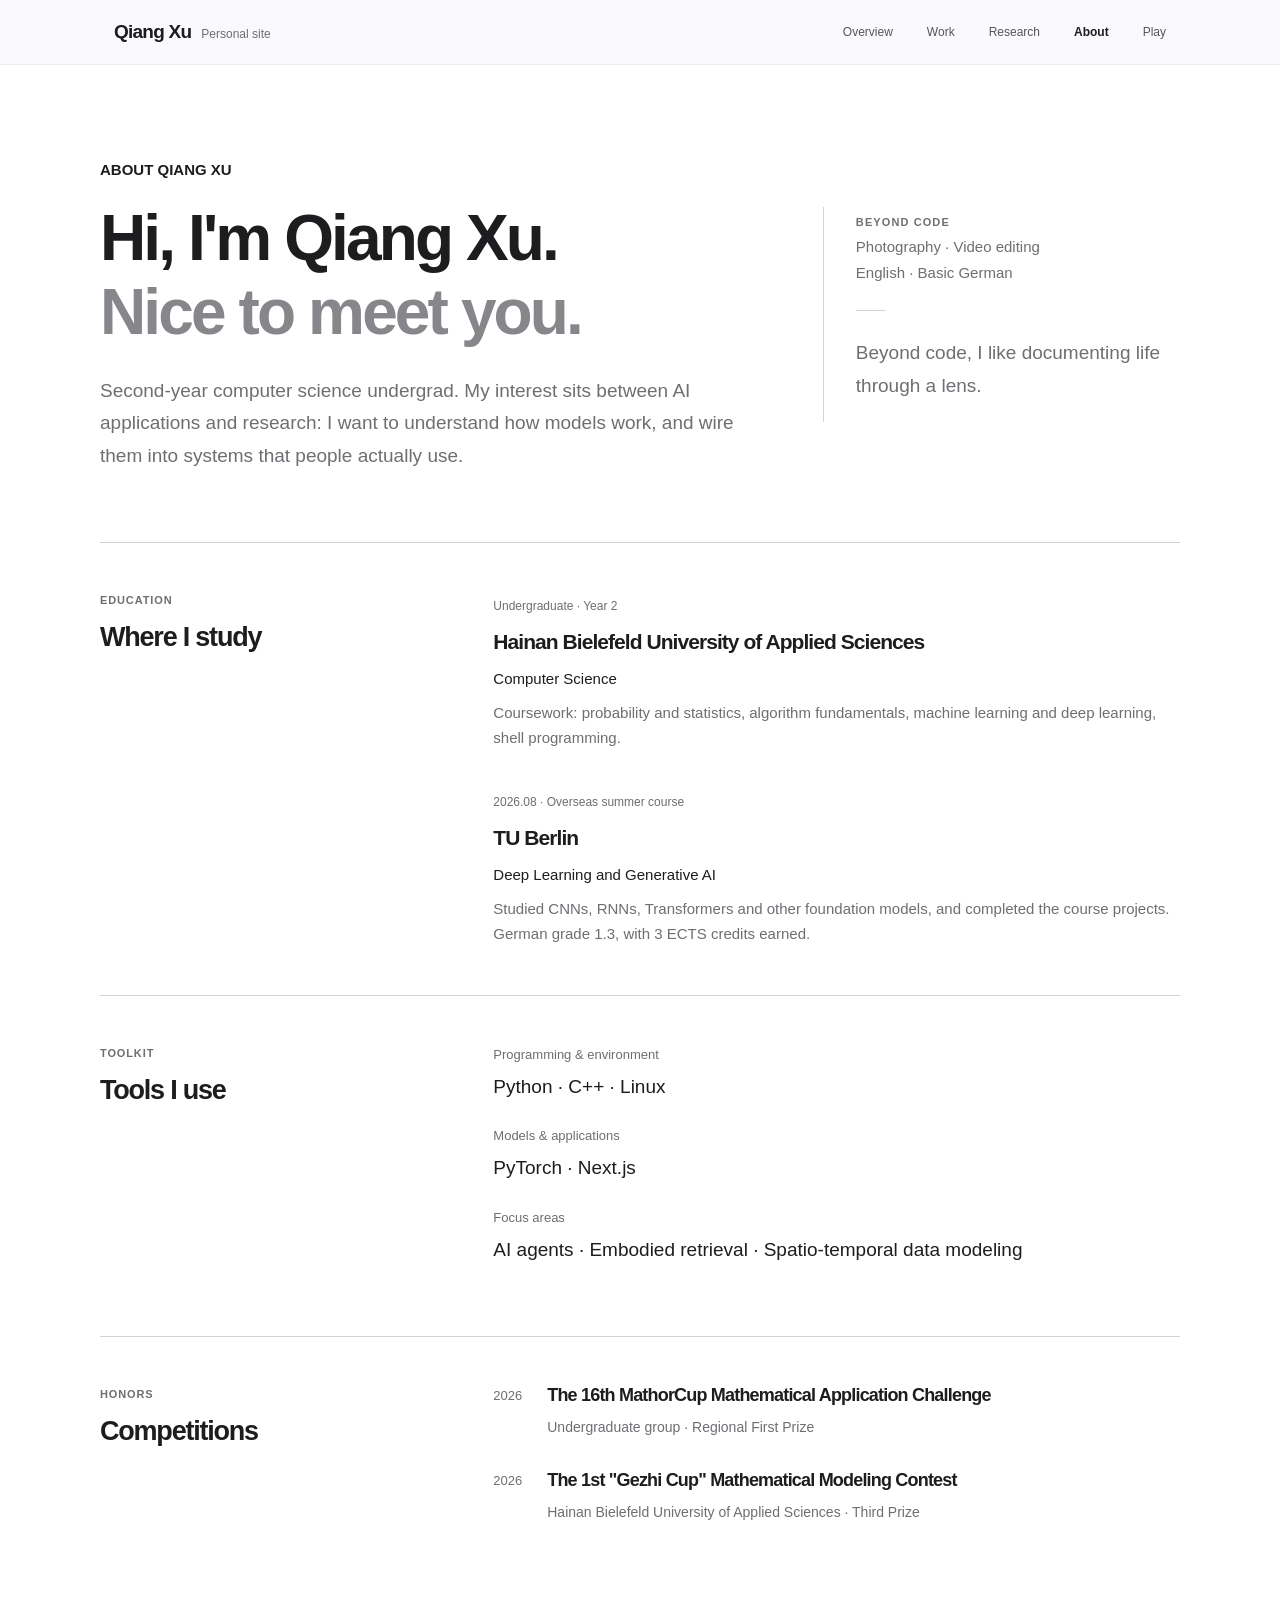
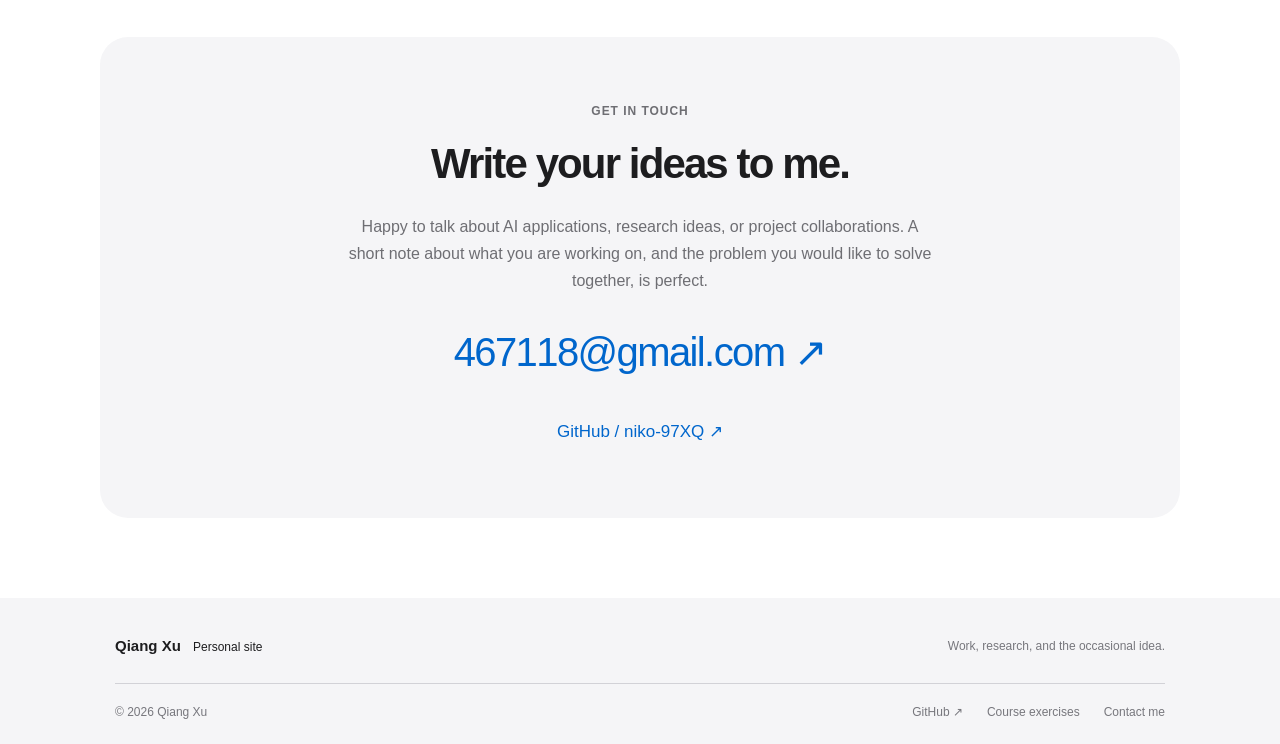
<file: about.html>
<!DOCTYPE html>
<html lang="en">
<head>
  <meta charset="UTF-8">
  <meta name="viewport" content="width=device-width, initial-scale=1.0">
  <meta name="description" content="Qiang Xu's education, TU Berlin summer course, mathematical modeling competitions, technical skills, and contact information.">
  <meta name="theme-color" content="#fafafc">
  <meta property="og:title" content="About · Qiang Xu">
  <meta property="og:description" content="Qiang Xu's education, TU Berlin summer course, mathematical modeling competitions, technical skills, and contact information.">
  <meta property="og:type" content="website">
  <meta property="og:image" content="https://niko-97xq.github.io/my-site/images/og-image.jpg">
  <meta name="twitter:card" content="summary_large_image">
  <title>About · Qiang Xu</title>
  <link rel="icon" href="favicon-32.png" sizes="32x32">
  <link rel="apple-touch-icon" href="apple-touch-icon.png">
  <link rel="stylesheet" href="style.css">
</head>
<body>
  <a class="skip-link" href="#main">Skip to main content</a>
  <header id="site-header"></header>
  <main id="main">
<header class="page-heading about-heading"><div><p class="eyebrow">ABOUT QIANG XU</p><h1>Hi, I'm Qiang Xu.<br><span>Nice to meet you.</span></h1><p>Second-year computer science undergrad. My interest sits between AI applications and research: I want to understand how models work, and wire them into systems that people actually use.</p></div><div class="about-note"><span class="eyebrow">BEYOND CODE</span><p>Photography · Video editing<br>English · Basic German</p><span class="small-rule" aria-hidden="true"></span><p>Beyond code, I like documenting life through a lens.</p></div></header>
<section class="about-section" data-reveal><div><p class="eyebrow">EDUCATION</p><h2>Where I study</h2></div><div class="timeline"><article><span class="timeline-date">Undergraduate · Year 2</span><h3>Hainan Bielefeld University of Applied Sciences</h3><p>Computer Science</p><p class="muted">Coursework: probability and statistics, algorithm fundamentals, machine learning and deep learning, shell programming.</p></article><article><span class="timeline-date">2026.08 · Overseas summer course</span><h3>TU Berlin</h3><p>Deep Learning and Generative AI</p><p class="muted">Studied CNNs, RNNs, Transformers and other foundation models, and completed the course projects. German grade 1.3, with 3 ECTS credits earned.</p></article></div></section>
<section class="about-section" data-reveal><div><p class="eyebrow">TOOLKIT</p><h2>Tools I use</h2></div><dl class="skill-list"><div><dt>Programming &amp; environment</dt><dd>Python · C++ · Linux</dd></div><div><dt>Models &amp; applications</dt><dd>PyTorch · Next.js</dd></div><div><dt>Focus areas</dt><dd>AI agents · Embodied retrieval · Spatio-temporal data modeling</dd></div></dl></section>
<section class="about-section" data-reveal><div><p class="eyebrow">HONORS</p><h2>Competitions</h2></div><div class="honors"><article><span class="award-year">2026</span><div><h3>The 16th MathorCup Mathematical Application Challenge</h3><p>Undergraduate group · Regional First Prize</p></div></article><article><span class="award-year">2026</span><div><h3>The 1st "Gezhi Cup" Mathematical Modeling Contest</h3><p>Hainan Bielefeld University of Applied Sciences · Third Prize</p></div></article></div></section>
<section class="contact-section" id="contact"><p class="eyebrow">GET IN TOUCH</p><h2>Write your ideas to me.</h2><p>Happy to talk about AI applications, research ideas, or project collaborations. A short note about what you are working on, and the problem you would like to solve together, is perfect.</p><a class="email-link" href="mailto:467118@gmail.com">467118@gmail.com <span aria-hidden="true">↗</span></a><a class="text-link" href="https://github.com/niko-97XQ">GitHub / niko-97XQ ↗</a></section></main>
  <footer id="site-footer"></footer>
  <script src="nav.js" defer></script><script src="motion.js" defer></script>
</body>
</html>
</file>
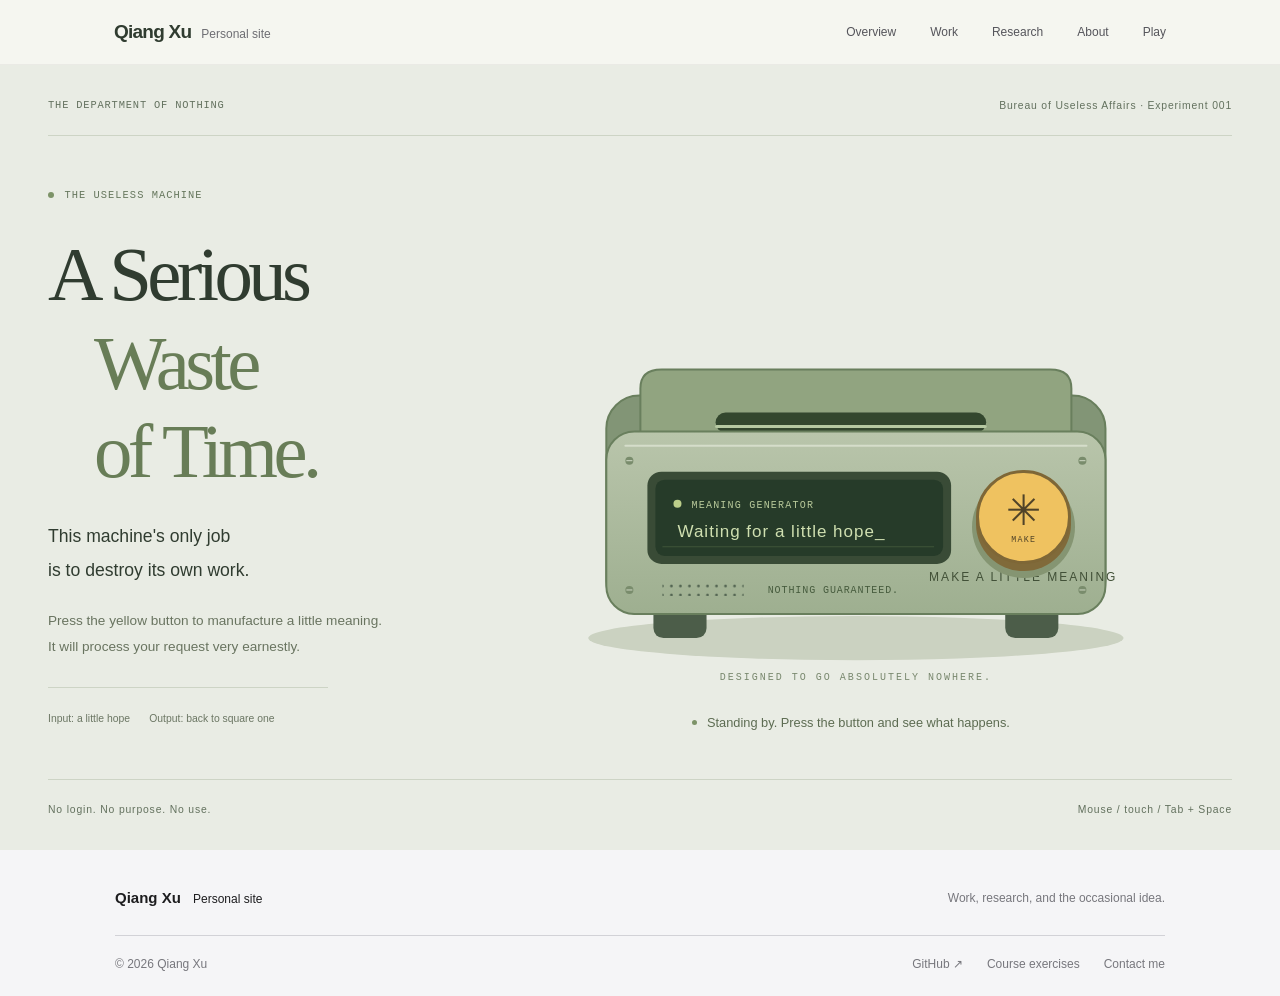
<file: machine.html>
<!DOCTYPE html>
<html lang="en">
<head>
  <meta charset="UTF-8">
  <meta name="viewport" content="width=device-width, initial-scale=1.0">
  <meta name="description" content="A Serious Waste of Time: a useless machine that earnestly manufactures meaning, then voids it for being too useful.">
  <meta name="theme-color" content="#e9ece4">
  <meta property="og:title" content="A Serious Waste of Time · The Useless Machine">
  <meta property="og:description" content="A useless machine that earnestly manufactures meaning, then voids it for being too useful.">
  <meta property="og:type" content="website">
  <meta property="og:image" content="https://niko-97xq.github.io/my-site/images/og-image.jpg">
  <meta name="twitter:card" content="summary_large_image">
  <title>A Serious Waste of Time · The Useless Machine</title>
  <link rel="icon" href="favicon-32.png" sizes="32x32">
  <link rel="apple-touch-icon" href="apple-touch-icon.png">
  <link rel="stylesheet" href="style.css">
  <link rel="stylesheet" href="machine.css">
</head>
<body class="machine-page">
  <a class="skip-link" href="#main">Skip to main content</a>
  <header id="site-header"></header>
  <main id="main" class="machine-main">
    <div class="machine-topline"><p>THE DEPARTMENT OF NOTHING</p><p>Bureau of Useless Affairs · Experiment 001</p></div>
    <div class="machine-layout">
      <header class="machine-intro">
        <p class="machine-kicker"><span aria-hidden="true"></span> THE USELESS MACHINE</p>
        <h1>A Serious<br><span>Waste of Time.</span></h1>
        <p class="machine-thesis">This machine's only job<br>is to destroy its own work.</p>
        <p class="machine-invitation">Press the yellow button to manufacture a little meaning.<br>It will process your request very earnestly.</p>
        <div class="machine-spec"><span>Input: a little hope</span><span>Output: back to square one</span></div>
      </header>
      <section class="machine-exhibit" aria-label="The meaning-making machine">
        <div class="machine-stage" id="machine-stage" data-state="idle">
          <svg class="machine-drawing" viewBox="0 0 760 530" role="presentation" aria-hidden="true">
            <defs>
              <clipPath id="paper-area"><rect x="255" y="8" width="250" height="249"/></clipPath>
              <pattern id="speaker-holes" width="9" height="9" patternUnits="userSpaceOnUse"><circle cx="3" cy="3" r="1.4" fill="#526451"/></pattern>
              <linearGradient id="case-light" x1="0" y1="0" x2="0" y2="1"><stop offset="0" stop-color="#b9c5ab"/><stop offset="1" stop-color="#9eaf90"/></linearGradient>
            </defs>
            <ellipse class="machine-shadow" cx="385" cy="469" rx="267" ry="22" fill="#cbd2c1"/>
            <rect x="183" y="427" width="53" height="42" rx="10" fill="#4c5d49"/>
            <rect x="534" y="427" width="53" height="42" rx="10" fill="#4c5d49"/>
            <rect x="136" y="227" width="498" height="218" rx="33" fill="#829576" stroke="#697f5d" stroke-width="2"/>
            <path d="M170 220 Q170 201 191 201 H579 Q600 201 600 220 V270 H170Z" fill="#91a480" stroke="#697f5d" stroke-width="2"/>
            <rect x="245" y="244" width="270" height="20" rx="10" fill="#33472e"/>
            <g clip-path="url(#paper-area)">
              <g class="machine-ticket">
                <path d="M277 42 H483 V238 L475 232 L467 238 L459 232 L451 238 L443 232 L435 238 L427 232 L419 238 L411 232 L403 238 L395 232 L387 238 L379 232 L371 238 L363 232 L355 238 L347 232 L339 238 L331 232 L323 238 L315 232 L307 238 L299 232 L291 238 L283 232 L277 238Z" fill="#fffdf4" stroke="#d4d2c4" stroke-width="1.5"/>
                <text x="380" y="70" text-anchor="middle" class="ticket-small">OFFICIAL CERTIFICATE</text>
                <path d="M297 83H463" stroke="#ccd0bf"/>
                <text x="380" y="130" text-anchor="middle" class="ticket-title">M E A N I N G</text>
                <text x="380" y="153" text-anchor="middle" class="ticket-small">GENERATED · LOOKS USEFUL</text>
                <path d="M300 177H460M300 185H433M300 193H449" stroke="#d5d8ca" stroke-width="2"/>
                <g class="machine-stamp" transform="translate(380 174)">
                  <g transform="rotate(-12)"><rect x="-96" y="-25" width="192" height="57" rx="3" fill="#fff8e8" fill-opacity=".87" stroke="#ac432d" stroke-width="3"/><rect x="-90" y="-19" width="180" height="45" rx="1" fill="none" stroke="#ac432d"/><text y="3" text-anchor="middle" class="stamp-title">TOO USEFUL</text><text y="20" text-anchor="middle" class="stamp-small">VOID · AGAINST THIS MACHINE'S PURPOSE</text></g>
                </g>
              </g>
            </g>
            <rect x="136" y="263" width="498" height="182" rx="28" fill="url(#case-light)" stroke="#697f5d" stroke-width="2"/>
            <path d="M155 277H615" stroke="#d5ddca" stroke-width="2" stroke-linecap="round"/>
            <rect x="177" y="303" width="303" height="92" rx="14" fill="#394b36"/>
            <rect x="185" y="311" width="287" height="76" rx="9" fill="#263b29"/>
            <circle class="status-lamp" cx="207" cy="335" r="4" fill="#bcce8a"/>
            <text x="221" y="339" class="screen-label">MEANING GENERATOR</text>
            <text id="machine-screen" x="207" y="368" class="screen-message">Waiting for a little hope_</text>
            <path class="screen-scan" d="M192 378H463" stroke="#b8ce83" stroke-opacity=".17"/>
            <rect x="192" y="411" width="81" height="16" fill="url(#speaker-holes)"/>
            <text x="297" y="424" class="case-label">NOTHING GUARANTEED.</text>
            <text x="552" y="412" text-anchor="middle" class="button-label">MAKE A LITTLE MEANING</text>
            <circle cx="159" cy="292" r="4" fill="#798c6c"/><path d="M156 292H162" stroke="#cdd7c2"/>
            <circle cx="611" cy="292" r="4" fill="#798c6c"/><path d="M608 292H614" stroke="#cdd7c2"/>
            <circle cx="159" cy="421" r="4" fill="#798c6c"/><path d="M156 421H162" stroke="#cdd7c2"/>
            <circle cx="611" cy="421" r="4" fill="#798c6c"/><path d="M608 421H614" stroke="#cdd7c2"/>
            <path d="M246 258H514" stroke="#b6c9a2" stroke-width="3" stroke-linecap="round"/>
            <g class="stamp-arm"><rect x="488" y="108" width="15" height="128" rx="7" fill="#53684a"/><rect x="392" y="100" width="111" height="15" rx="7" fill="#697e5f"/><rect x="371" y="106" width="45" height="27" rx="6" fill="#a94e36"/><path d="M375 133H412" stroke="#873825" stroke-width="5" stroke-linecap="round"/></g>
            <text x="385" y="511" text-anchor="middle" class="floor-label">DESIGNED TO GO ABSOLUTELY NOWHERE.</text>
          </svg>
          <button type="button" id="make-meaning" class="machine-button" aria-label="Make a little meaning" aria-describedby="machine-status" aria-disabled="false"><span class="button-star" aria-hidden="true">✳</span><span class="button-word" aria-hidden="true">MAKE</span></button>
        </div>
        <div class="machine-caption"><span class="caption-light" aria-hidden="true"></span><p id="machine-status" role="status" aria-live="polite" aria-atomic="true">Standing by. Press the button and see what happens.</p></div>
        <noscript><p class="machine-nojs">This machine needs JavaScript to waste time properly. Please enable it and try again.</p></noscript>
      </section>
    </div>
    <footer class="machine-bottomline"><p>No login. No purpose. No use.</p><p>Mouse / touch / Tab + Space</p></footer>
  </main>
  <footer id="site-footer"></footer>
  <script src="nav.js" defer></script>
  <script src="machine.js" defer></script>
</body>
</html>
</file>
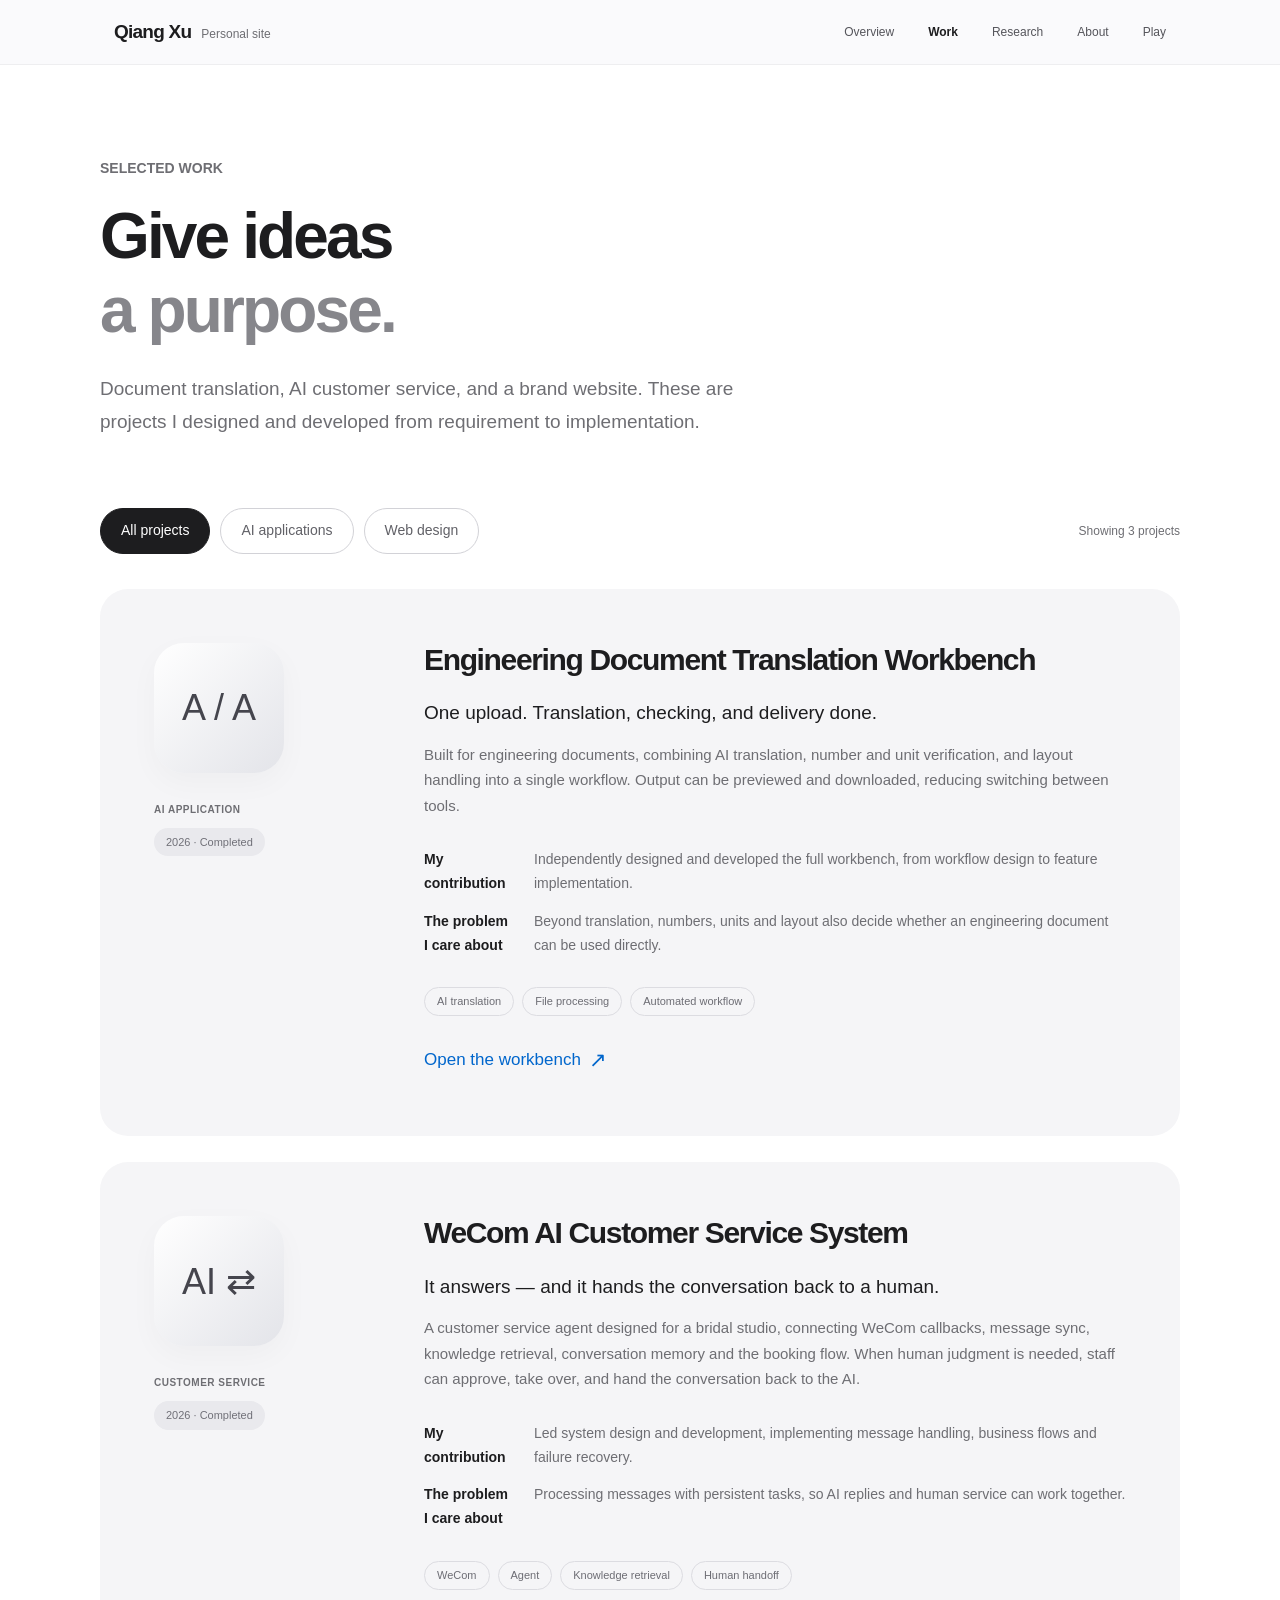
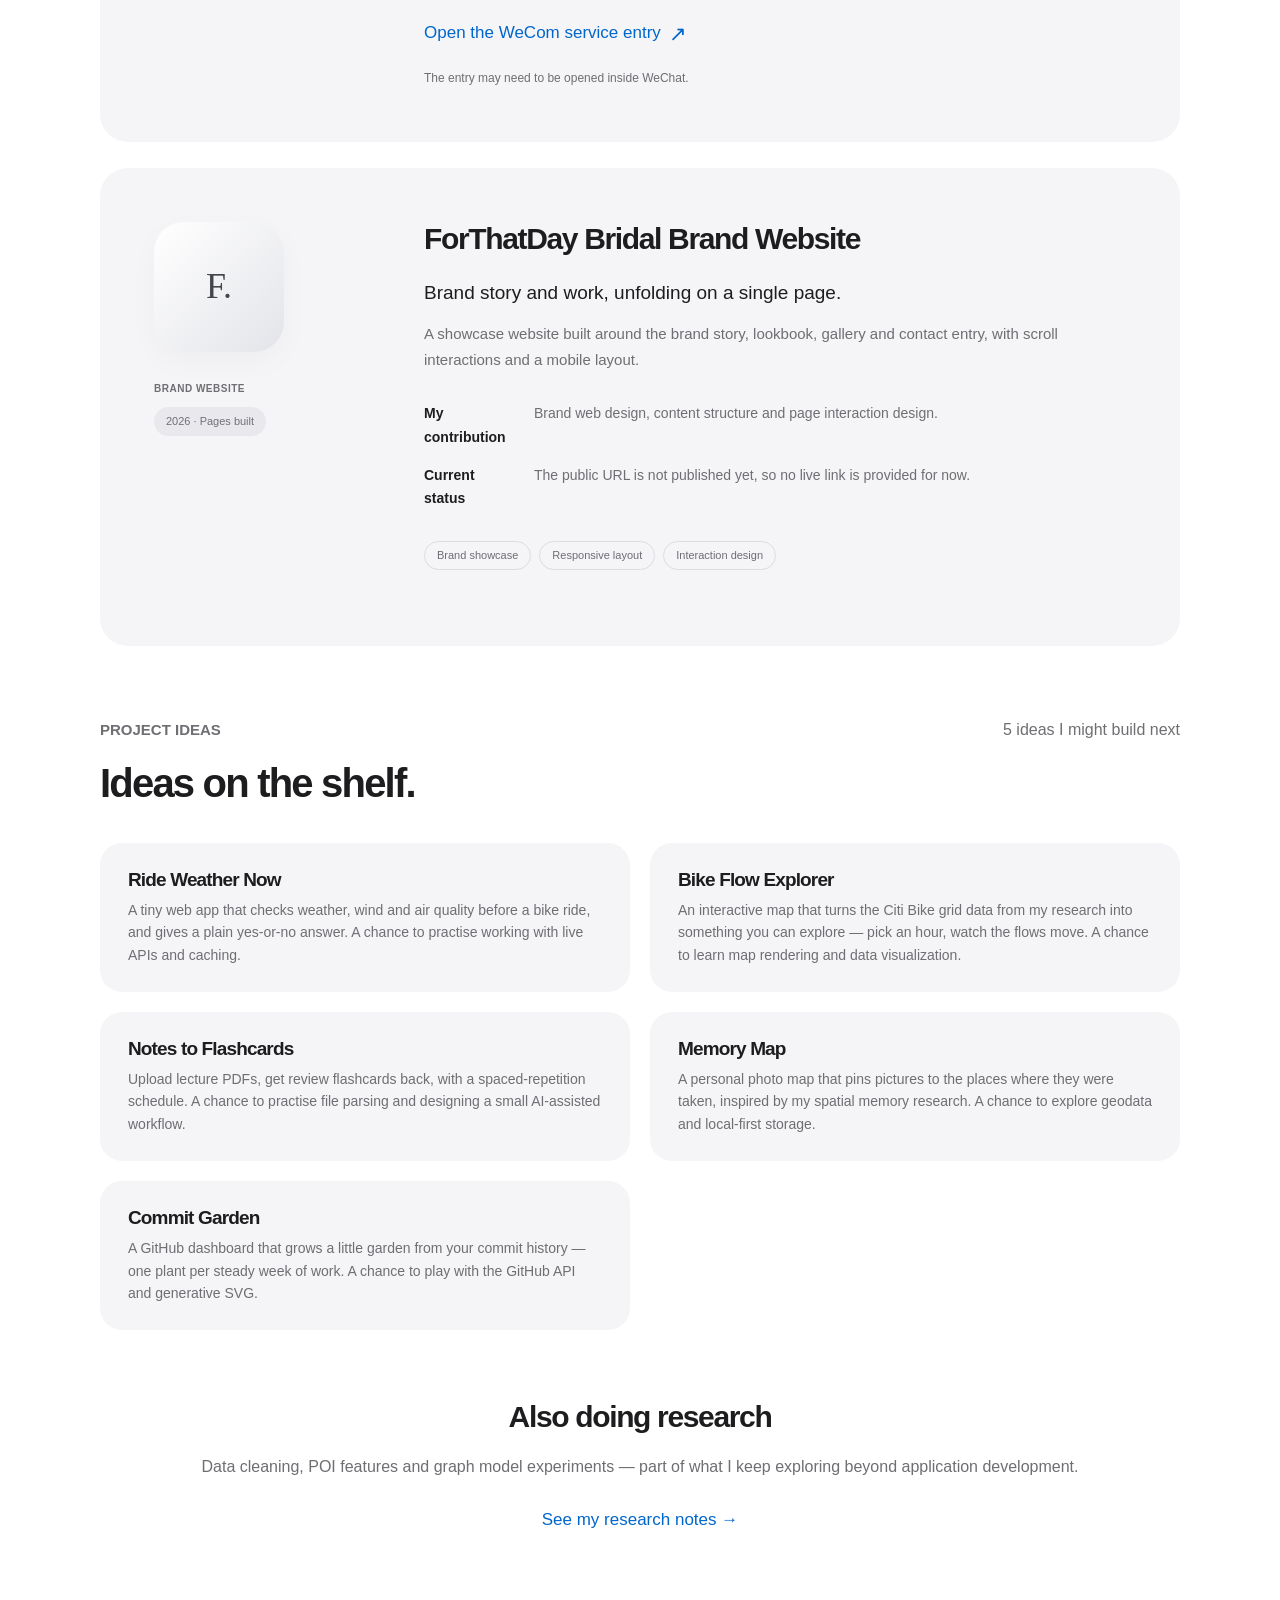
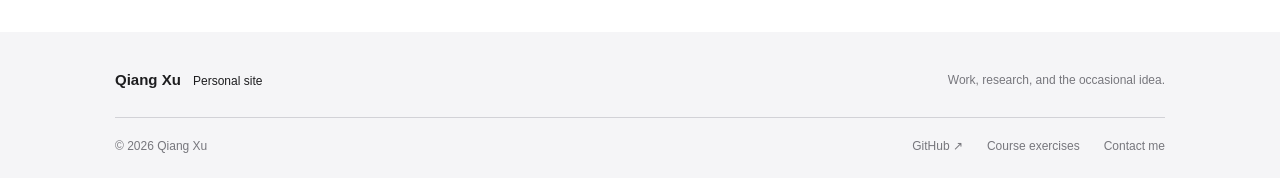
<file: project.html>
<!DOCTYPE html>
<html lang="en">
<head>
  <meta charset="UTF-8">
  <meta name="viewport" content="width=device-width, initial-scale=1.0">
  <meta name="description" content="Engineering document translation workbench, WeCom AI customer service system, and the ForThatDay brand website: Qiang Xu's projects and personal contributions.">
  <meta name="theme-color" content="#fafafc">
  <meta property="og:title" content="Work · Qiang Xu">
  <meta property="og:description" content="Engineering document translation workbench, WeCom AI customer service system, and the ForThatDay brand website: Qiang Xu's projects and personal contributions.">
  <meta property="og:type" content="website">
  <meta property="og:image" content="https://niko-97xq.github.io/my-site/images/og-image.jpg">
  <meta name="twitter:card" content="summary_large_image">
  <title>Work · Qiang Xu</title>
  <link rel="icon" href="favicon-32.png" sizes="32x32">
  <link rel="apple-touch-icon" href="apple-touch-icon.png">
  <link rel="stylesheet" href="style.css">
</head>
<body>
  <a class="skip-link" href="#main">Skip to main content</a>
  <header id="site-header"></header>
  <main id="main">
<header class="page-heading"><p class="eyebrow">SELECTED WORK</p><h1>Give ideas<br><span>a purpose.</span></h1><p>Document translation, AI customer service, and a brand website. These are projects I designed and developed from requirement to implementation.</p></header>
<div class="filter-bar" role="group" aria-label="Filter projects by type" hidden><button type="button" class="filter-button" data-filter="all" aria-pressed="true">All projects</button><button type="button" class="filter-button" data-filter="ai" aria-pressed="false">AI applications</button><button type="button" class="filter-button" data-filter="web" aria-pressed="false">Web design</button><p id="filter-status" role="status" aria-live="polite">Showing 3 projects</p></div>
<div class="project-list">
  <article class="project-entry" data-reveal id="translation" data-category="ai"><div class="project-side"><span class="project-symbol" aria-hidden="true">A / A</span><p class="eyebrow">AI APPLICATION</p><span class="badge">2026 · Completed</span></div><div class="project-content"><h2>Engineering Document Translation Workbench</h2><p class="lead">One upload. Translation, checking, and delivery done.</p><p>Built for engineering documents, combining AI translation, number and unit verification, and layout handling into a single workflow. Output can be previewed and downloaded, reducing switching between tools.</p><dl class="project-facts"><dt>My contribution</dt><dd>Independently designed and developed the full workbench, from workflow design to feature implementation.</dd><dt>The problem I care about</dt><dd>Beyond translation, numbers, units and layout also decide whether an engineering document can be used directly.</dd></dl><ul class="tags" aria-label="Project keywords"><li>AI translation</li><li>File processing</li><li>Automated workflow</li></ul><a class="text-link" href="https://api.forthatday-studio.com/translate">Open the workbench <span aria-hidden="true">↗</span></a></div></article>
  <article class="project-entry" data-reveal id="agent" data-category="ai"><div class="project-side"><span class="project-symbol" aria-hidden="true">AI ⇄</span><p class="eyebrow">CUSTOMER SERVICE</p><span class="badge">2026 · Completed</span></div><div class="project-content"><h2>WeCom AI Customer Service System</h2><p class="lead">It answers — and it hands the conversation back to a human.</p><p>A customer service agent designed for a bridal studio, connecting WeCom callbacks, message sync, knowledge retrieval, conversation memory and the booking flow. When human judgment is needed, staff can approve, take over, and hand the conversation back to the AI.</p><dl class="project-facts"><dt>My contribution</dt><dd>Led system design and development, implementing message handling, business flows and failure recovery.</dd><dt>The problem I care about</dt><dd>Processing messages with persistent tasks, so AI replies and human service can work together.</dd></dl><ul class="tags" aria-label="Project keywords"><li>WeCom</li><li>Agent</li><li>Knowledge retrieval</li><li>Human handoff</li></ul><a class="text-link" href="https://work.weixin.qq.com/kfid/kfc9da7a6d9b345f352">Open the WeCom service entry <span aria-hidden="true">↗</span></a><p class="fine-print">The entry may need to be opened inside WeChat.</p></div></article>
  <article class="project-entry" data-reveal id="forthatday" data-category="web"><div class="project-side"><span class="project-symbol serif" aria-hidden="true">F.</span><p class="eyebrow">BRAND WEBSITE</p><span class="badge">2026 · Pages built</span></div><div class="project-content"><h2>ForThatDay Bridal Brand Website</h2><p class="lead">Brand story and work, unfolding on a single page.</p><p>A showcase website built around the brand story, lookbook, gallery and contact entry, with scroll interactions and a mobile layout.</p><dl class="project-facts"><dt>My contribution</dt><dd>Brand web design, content structure and page interaction design.</dd><dt>Current status</dt><dd>The public URL is not published yet, so no live link is provided for now.</dd></dl><ul class="tags" aria-label="Project keywords"><li>Brand showcase</li><li>Responsive layout</li><li>Interaction design</li></ul></div></article>
</div>
<section class="ideas-section" aria-labelledby="ideas-title"><div class="section-heading"><div><p class="eyebrow">PROJECT IDEAS</p><h2 id="ideas-title">Ideas on the shelf.</h2></div><span class="muted">5 ideas I might build next</span></div>
  <ul class="idea-list">
    <li data-reveal><h3>Ride Weather Now</h3><p>A tiny web app that checks weather, wind and air quality before a bike ride, and gives a plain yes-or-no answer. A chance to practise working with live APIs and caching.</p></li>
    <li data-reveal><h3>Bike Flow Explorer</h3><p>An interactive map that turns the Citi Bike grid data from my research into something you can explore — pick an hour, watch the flows move. A chance to learn map rendering and data visualization.</p></li>
    <li data-reveal><h3>Notes to Flashcards</h3><p>Upload lecture PDFs, get review flashcards back, with a spaced-repetition schedule. A chance to practise file parsing and designing a small AI-assisted workflow.</p></li>
    <li data-reveal><h3>Memory Map</h3><p>A personal photo map that pins pictures to the places where they were taken, inspired by my spatial memory research. A chance to explore geodata and local-first storage.</p></li>
    <li data-reveal><h3>Commit Garden</h3><p>A GitHub dashboard that grows a little garden from your commit history — one plant per steady week of work. A chance to play with the GitHub API and generative SVG.</p></li>
  </ul>
</section>
<aside class="end-note"><h2>Also doing research</h2><p>Data cleaning, POI features and graph model experiments — part of what I keep exploring beyond application development.</p><a class="text-link" href="research.html">See my research notes →</a></aside></main>
  <footer id="site-footer"></footer>
  <script src="nav.js" defer></script><script src="motion.js" defer></script><script src="projects.js" defer></script>
</body>
</html>
</file>
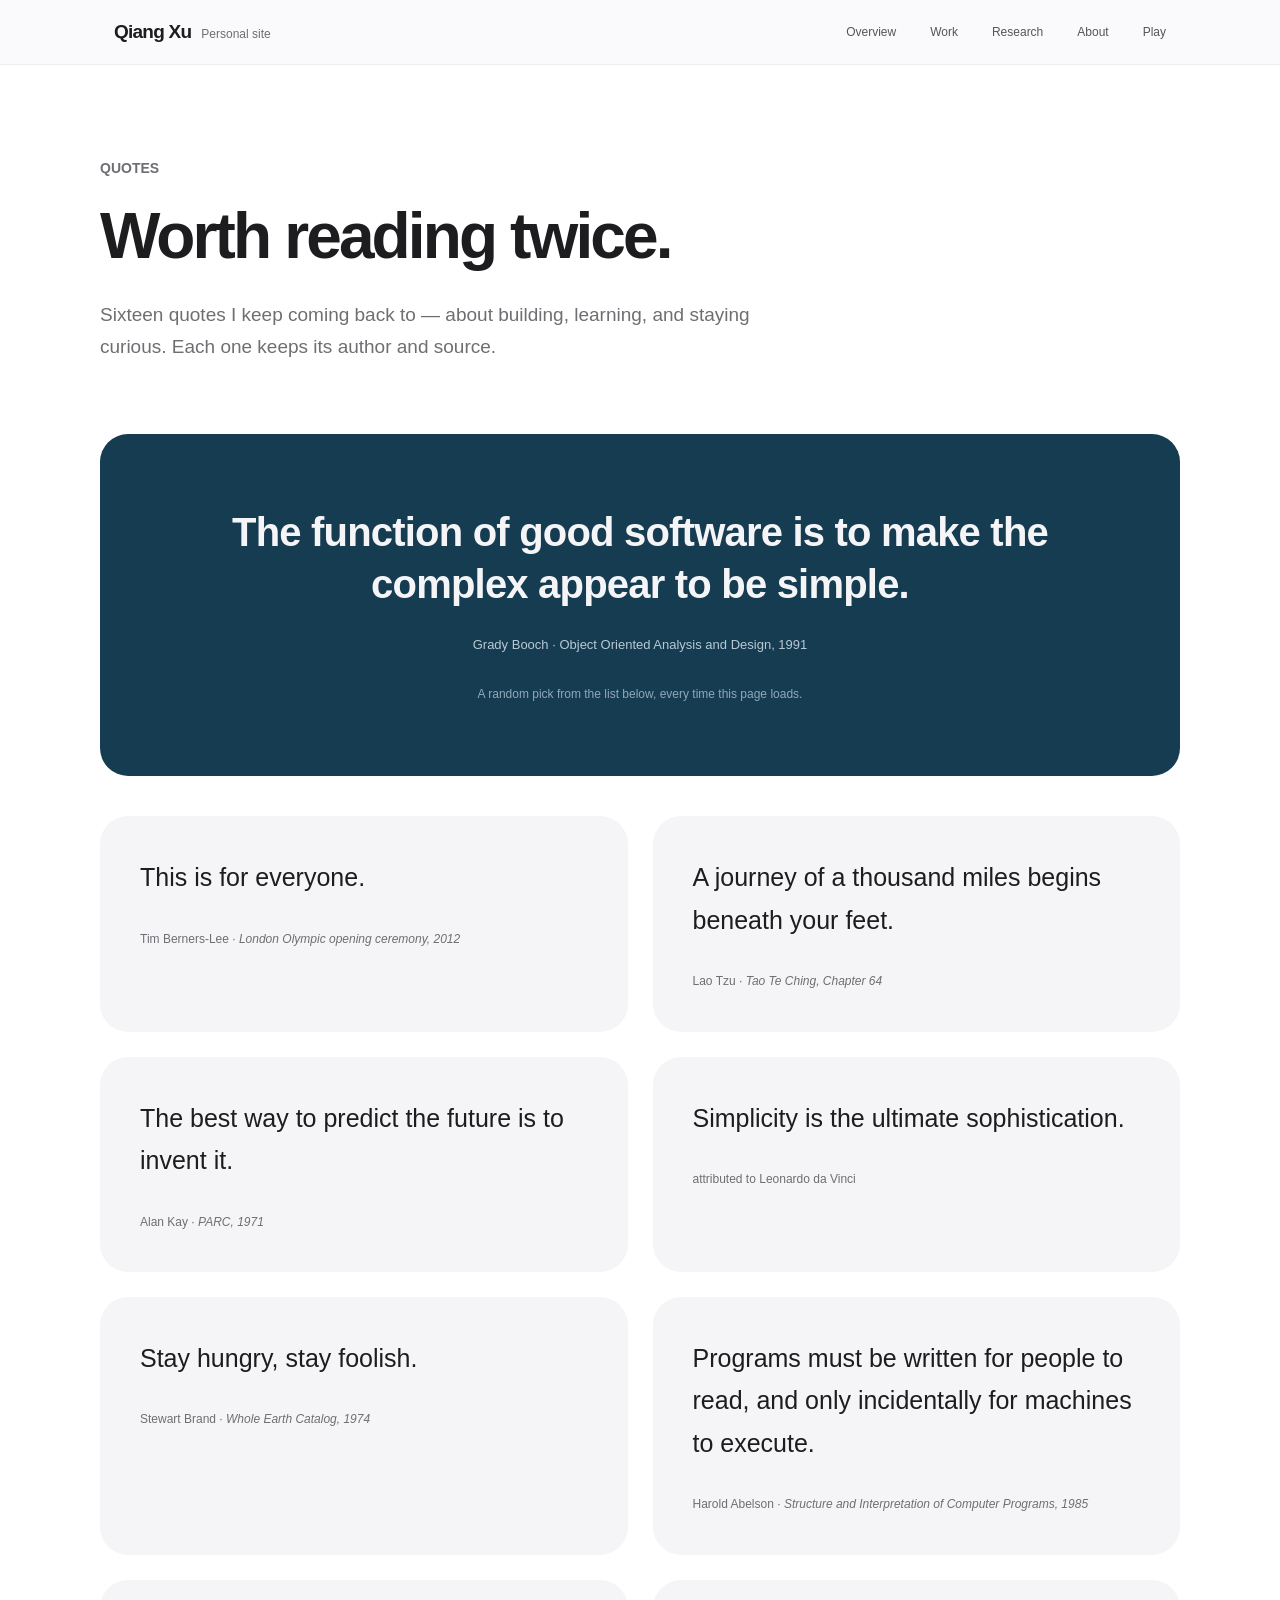
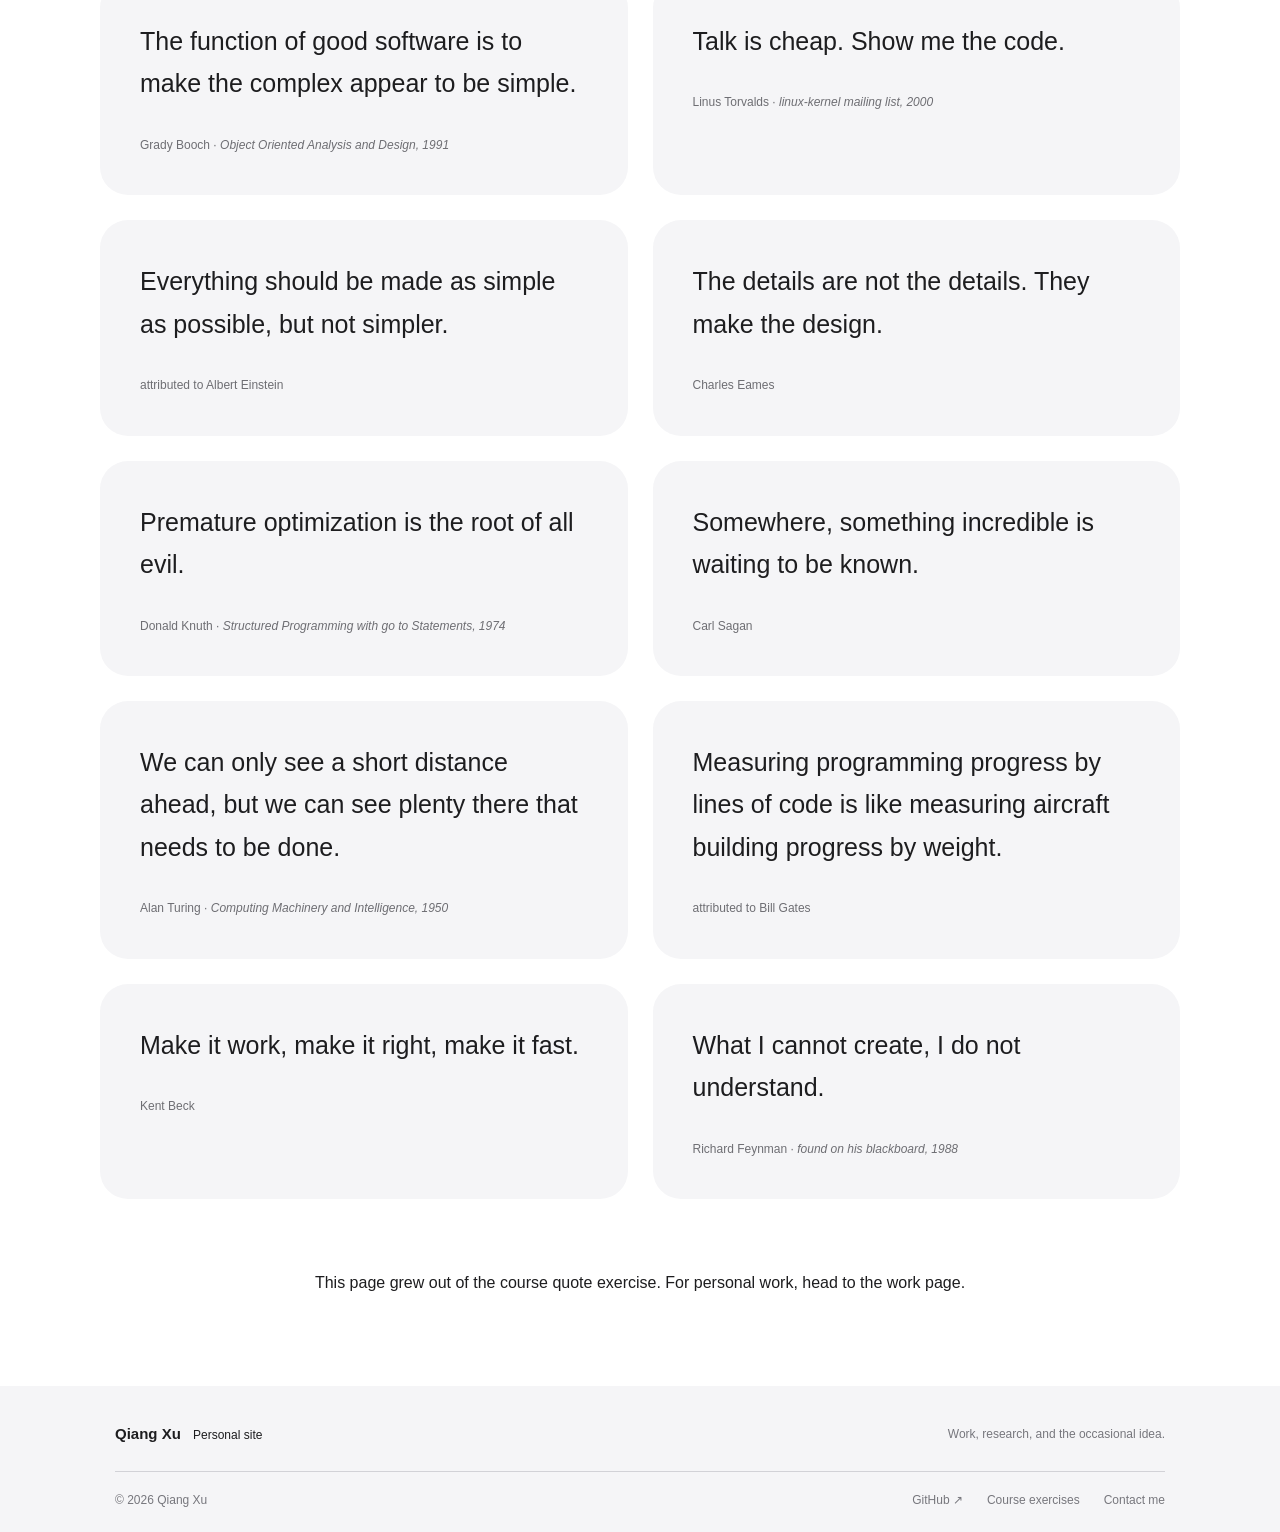
<file: quotes.html>
<!DOCTYPE html>
<html lang="en">
<head>
  <meta charset="UTF-8">
  <meta name="viewport" content="width=device-width, initial-scale=1.0">
  <meta name="description" content="Sixteen quotes Qiang Xu keeps coming back to — a semantic HTML exercise in article, blockquote and cite, with a random quote hero.">
  <meta name="theme-color" content="#163c52">
  <meta property="og:title" content="Quotes Worth Reading Twice · Qiang Xu">
  <meta property="og:description" content="Sixteen quotes Qiang Xu keeps coming back to, with a random quote hero.">
  <meta property="og:type" content="website">
  <meta property="og:image" content="https://niko-97xq.github.io/my-site/images/og-image.jpg">
  <meta name="twitter:card" content="summary_large_image">
  <title>Quotes Worth Reading Twice · Qiang Xu</title>
  <link rel="icon" href="favicon-32.png" sizes="32x32">
  <link rel="apple-touch-icon" href="apple-touch-icon.png">
  <link rel="stylesheet" href="style.css">
</head>
<body>
  <a class="skip-link" href="#main">Skip to main content</a>
  <header id="site-header"></header>
  <main id="main">
<header class="page-heading"><p class="eyebrow">QUOTES</p><h1>Worth reading twice.</h1><p>Sixteen quotes I keep coming back to — about building, learning, and staying curious. Each one keeps its author and source.</p></header>
<section class="quote-hero" aria-label="A random quote from the list">
  <blockquote>
    <p id="hero-quote-text">This is for everyone.</p>
    <footer id="hero-quote-source">Tim Berners-Lee · London Olympic opening ceremony, 2012</footer>
  </blockquote>
  <p class="quote-hero-note">A random pick from the list below, every time this page loads.</p>
</section>
<div class="quote-grid">
  <article class="quote"><blockquote><p>This is for everyone.</p></blockquote><footer>Tim Berners-Lee · <cite>London Olympic opening ceremony, 2012</cite></footer></article>
  <article class="quote"><blockquote><p>A journey of a thousand miles begins beneath your feet.</p></blockquote><footer>Lao Tzu · <cite>Tao Te Ching, Chapter 64</cite></footer></article>
  <article class="quote"><blockquote><p>The best way to predict the future is to invent it.</p></blockquote><footer>Alan Kay · <cite>PARC, 1971</cite></footer></article>
  <article class="quote"><blockquote><p>Simplicity is the ultimate sophistication.</p></blockquote><footer>attributed to Leonardo da Vinci</footer></article>
  <article class="quote"><blockquote><p>Stay hungry, stay foolish.</p></blockquote><footer>Stewart Brand · <cite>Whole Earth Catalog, 1974</cite></footer></article>
  <article class="quote"><blockquote><p>Programs must be written for people to read, and only incidentally for machines to execute.</p></blockquote><footer>Harold Abelson · <cite>Structure and Interpretation of Computer Programs, 1985</cite></footer></article>
  <article class="quote"><blockquote><p>The function of good software is to make the complex appear to be simple.</p></blockquote><footer>Grady Booch · <cite>Object Oriented Analysis and Design, 1991</cite></footer></article>
  <article class="quote"><blockquote><p>Talk is cheap. Show me the code.</p></blockquote><footer>Linus Torvalds · <cite>linux-kernel mailing list, 2000</cite></footer></article>
  <article class="quote"><blockquote><p>Everything should be made as simple as possible, but not simpler.</p></blockquote><footer>attributed to Albert Einstein</footer></article>
  <article class="quote"><blockquote><p>The details are not the details. They make the design.</p></blockquote><footer>Charles Eames</footer></article>
  <article class="quote"><blockquote><p>Premature optimization is the root of all evil.</p></blockquote><footer>Donald Knuth · <cite>Structured Programming with go to Statements, 1974</cite></footer></article>
  <article class="quote"><blockquote><p>Somewhere, something incredible is waiting to be known.</p></blockquote><footer>Carl Sagan</footer></article>
  <article class="quote"><blockquote><p>We can only see a short distance ahead, but we can see plenty there that needs to be done.</p></blockquote><footer>Alan Turing · <cite>Computing Machinery and Intelligence, 1950</cite></footer></article>
  <article class="quote"><blockquote><p>Measuring programming progress by lines of code is like measuring aircraft building progress by weight.</p></blockquote><footer>attributed to Bill Gates</footer></article>
  <article class="quote"><blockquote><p>Make it work, make it right, make it fast.</p></blockquote><footer>Kent Beck</footer></article>
  <article class="quote"><blockquote><p>What I cannot create, I do not understand.</p></blockquote><footer>Richard Feynman · <cite>found on his blackboard, 1988</cite></footer></article>
</div>
<p class="end-note">This page grew out of the course quote exercise. For personal work, head to the <a href="project.html">work page</a>.</p></main>
  <footer id="site-footer"></footer>
  <script src="nav.js" defer></script>
  <script src="quotes.js" defer></script>
</body>
</html>
</file>
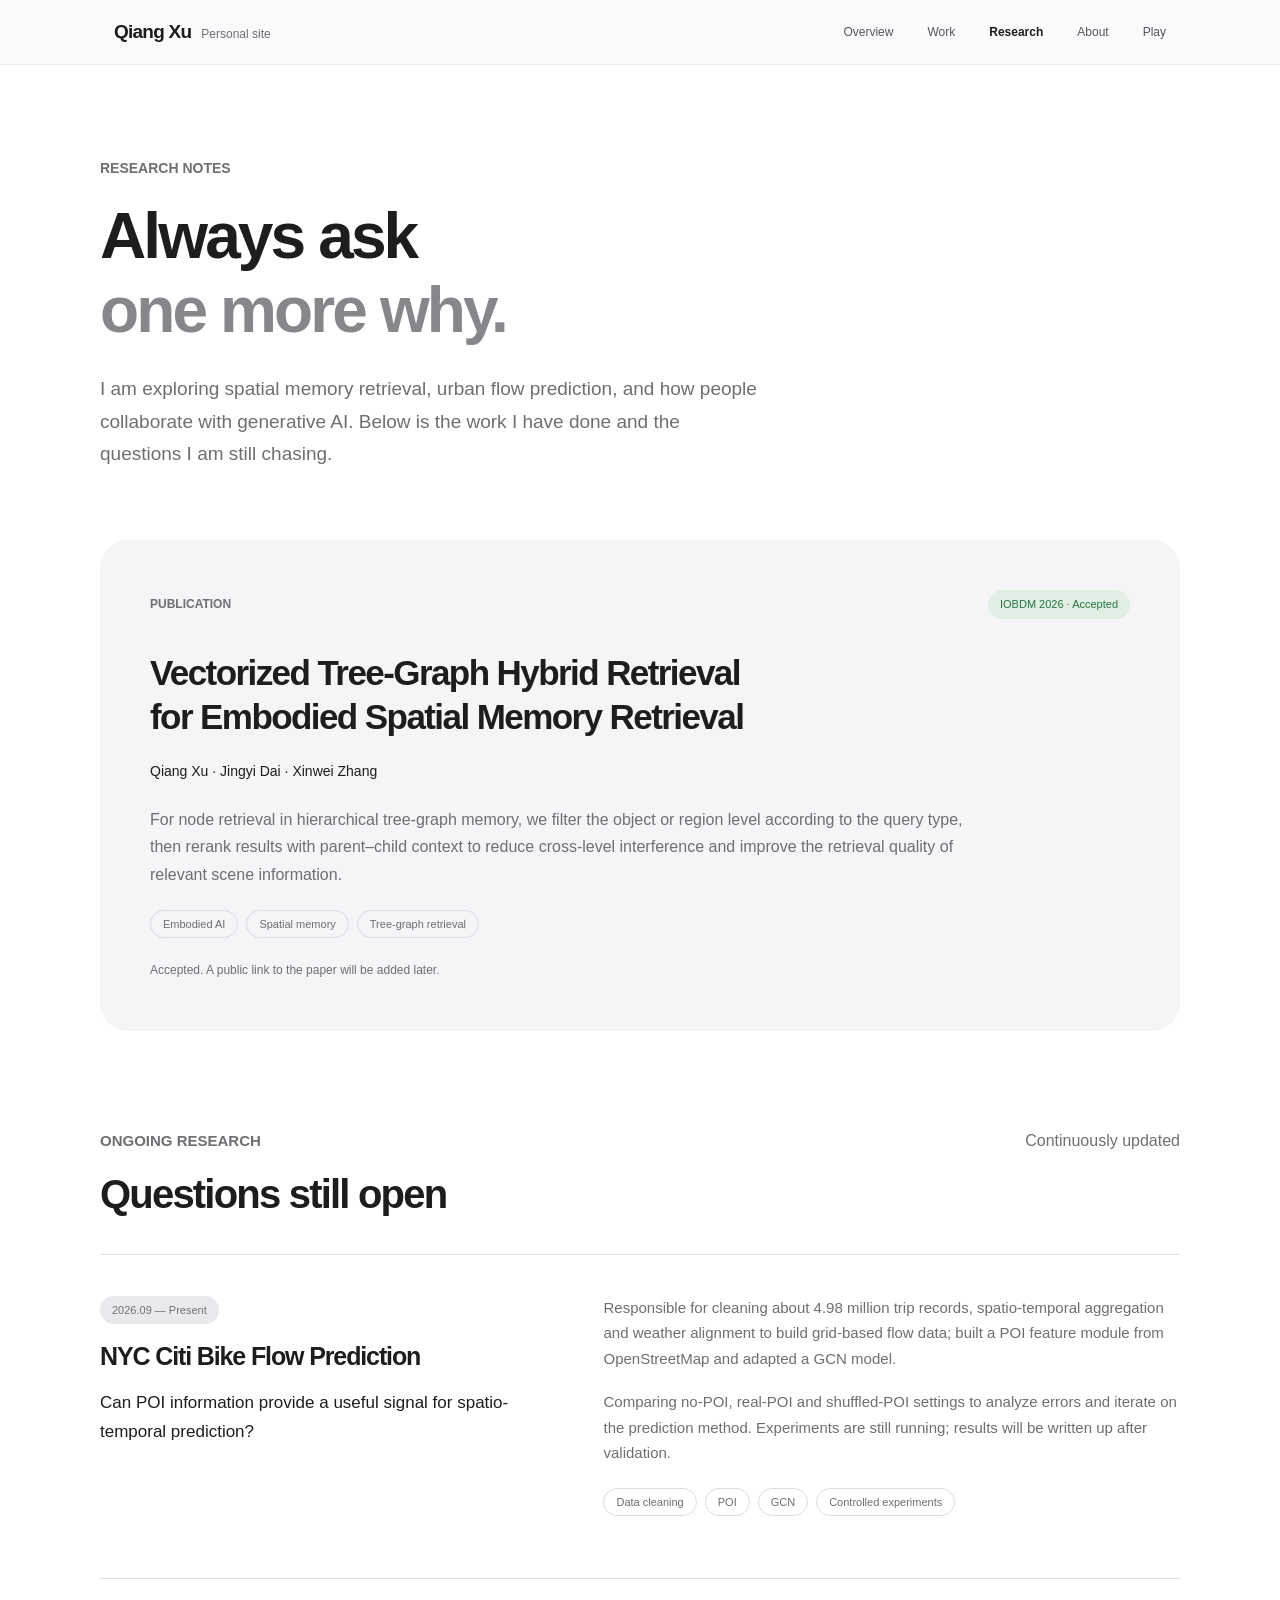
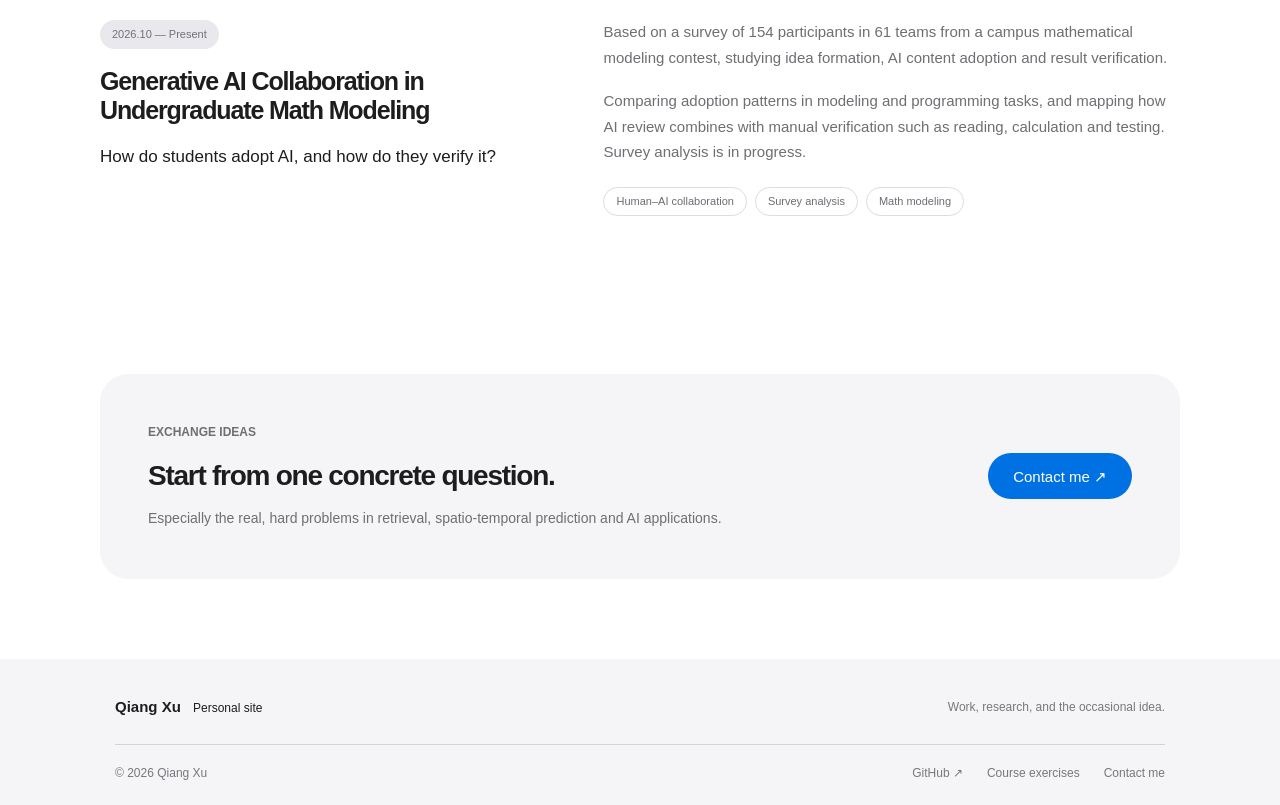
<file: research.html>
<!DOCTYPE html>
<html lang="en">
<head>
  <meta charset="UTF-8">
  <meta name="viewport" content="width=device-width, initial-scale=1.0">
  <meta name="description" content="Embodied spatial memory retrieval, Citi Bike spatio-temporal prediction, and human–AI collaboration research — accepted papers and ongoing work clearly separated.">
  <meta name="theme-color" content="#fafafc">
  <meta property="og:title" content="Research · Qiang Xu">
  <meta property="og:description" content="Embodied spatial memory retrieval, Citi Bike spatio-temporal prediction, and human–AI collaboration research — accepted papers and ongoing work clearly separated.">
  <meta property="og:type" content="website">
  <meta property="og:image" content="https://niko-97xq.github.io/my-site/images/og-image.jpg">
  <meta name="twitter:card" content="summary_large_image">
  <title>Research · Qiang Xu</title>
  <link rel="icon" href="favicon-32.png" sizes="32x32">
  <link rel="apple-touch-icon" href="apple-touch-icon.png">
  <link rel="stylesheet" href="style.css">
</head>
<body>
  <a class="skip-link" href="#main">Skip to main content</a>
  <header id="site-header"></header>
  <main id="main">
<header class="page-heading"><p class="eyebrow">RESEARCH NOTES</p><h1>Always ask<br><span>one more why.</span></h1><p>I am exploring spatial memory retrieval, urban flow prediction, and how people collaborate with generative AI. Below is the work I have done and the questions I am still chasing.</p></header>
<section class="publication" aria-labelledby="publication-title"><div class="publication-header"><p class="eyebrow">PUBLICATION</p><span class="badge accepted">IOBDM 2026 · Accepted</span></div><h2 id="publication-title">Vectorized Tree-Graph Hybrid Retrieval for Embodied Spatial Memory Retrieval</h2><p class="authors">Qiang Xu · Jingyi Dai · Xinwei Zhang</p><p>For node retrieval in hierarchical tree-graph memory, we filter the object or region level according to the query type, then rerank results with parent–child context to reduce cross-level interference and improve the retrieval quality of relevant scene information.</p><ul class="tags" aria-label="Research keywords"><li>Embodied AI</li><li>Spatial memory</li><li>Tree-graph retrieval</li></ul><p class="fine-print">Accepted. A public link to the paper will be added later.</p></section>
<section class="section-block" aria-labelledby="ongoing"><div class="section-heading"><div><p class="eyebrow">ONGOING RESEARCH</p><h2 id="ongoing">Questions still open</h2></div><span class="muted">Continuously updated</span></div>
  <article class="research-entry" data-reveal><div><span class="badge">2026.09 — Present</span><h3>NYC Citi Bike Flow Prediction</h3><p class="research-question">Can POI information provide a useful signal for spatio-temporal prediction?</p></div><div><p>Responsible for cleaning about 4.98 million trip records, spatio-temporal aggregation and weather alignment to build grid-based flow data; built a POI feature module from OpenStreetMap and adapted a GCN model.</p><p>Comparing no-POI, real-POI and shuffled-POI settings to analyze errors and iterate on the prediction method. Experiments are still running; results will be written up after validation.</p><ul class="tags"><li>Data cleaning</li><li>POI</li><li>GCN</li><li>Controlled experiments</li></ul></div></article>
  <article class="research-entry" data-reveal><div><span class="badge">2026.10 — Present</span><h3>Generative AI Collaboration in Undergraduate Math Modeling</h3><p class="research-question">How do students adopt AI, and how do they verify it?</p></div><div><p>Based on a survey of 154 participants in 61 teams from a campus mathematical modeling contest, studying idea formation, AI content adoption and result verification.</p><p>Comparing adoption patterns in modeling and programming tasks, and mapping how AI review combines with manual verification such as reading, calculation and testing. Survey analysis is in progress.</p><ul class="tags"><li>Human–AI collaboration</li><li>Survey analysis</li><li>Math modeling</li></ul></div></article>
</section>
<section class="contact-banner"><div><p class="eyebrow">EXCHANGE IDEAS</p><h2>Start from one concrete question.</h2><p>Especially the real, hard problems in retrieval, spatio-temporal prediction and AI applications.</p></div><a class="button primary" href="about.html#contact">Contact me ↗</a></section></main>
  <footer id="site-footer"></footer>
  <script src="nav.js" defer></script><script src="motion.js" defer></script>
</body>
</html>
</file>
<file: style.css>
/* Web Technologies: shared base styles for all pages; modules are told apart by class. */
:root { --ink:#1d1d1f; --muted:#6e6e73; --paper:#fff; --soft:#f5f5f7; --line:#d2d2d7; --blue:#0066cc; --display:-apple-system,BlinkMacSystemFont,"Segoe UI","Microsoft YaHei",sans-serif; --body:-apple-system,BlinkMacSystemFont,"Segoe UI","PingFang SC","Microsoft YaHei",sans-serif; }
* { box-sizing:border-box; }
html { scroll-behavior:smooth; scroll-padding-top:90px; }
body { margin:0; color:var(--ink); background:var(--paper); font-family:var(--body); font-size:16px; line-height:1.7; -webkit-font-smoothing:antialiased; }
button,a { -webkit-tap-highlight-color:transparent; }
a { color:inherit; text-decoration:none; }
button { font:inherit; }
img,svg { max-width:100%; }
img { display:block; height:auto; }
[hidden] { display:none!important; }
h1,h2,h3,p { margin:0; }
h1,h2,h3 { font-family:var(--display); line-height:1.16; letter-spacing:-.045em; font-weight:650; text-wrap:balance; }
ul { margin:0; padding:0; list-style:none; }
:focus-visible { outline:3px solid #0071e3; outline-offset:5px; border-radius:4px; }
::selection { background:#cce5ff; }
.skip-link { position:fixed; top:-80px; left:16px; z-index:100; background:var(--ink); color:#fff; padding:10px 20px; }
.skip-link:focus { top:12px; }
#site-header { position:sticky; top:0; z-index:20; background:rgba(250,250,252,.86); backdrop-filter:blur(22px) saturate(180%); -webkit-backdrop-filter:blur(22px) saturate(180%); border-bottom:1px solid #0000000c; min-height:64px; }
.site-nav { max-width:1100px; margin:auto; padding:0 24px; min-height:64px; display:flex; align-items:center; justify-content:space-between; gap:32px; }
.logo { display:flex; align-items:baseline; gap:10px; font-size:19px; font-weight:650; letter-spacing:-.04em; white-space:nowrap; }
.logo span { font-size:12px; font-weight:400; color:var(--muted); letter-spacing:0; }
.links { display:flex; align-items:center; gap:34px; font-size:12px; }
.links a { min-height:44px; display:flex; align-items:center; color:#55555b; transition:color .2s; }
.links a:hover,.links a[aria-current=page] { color:var(--ink); }
.links a[aria-current=page] { font-weight:650; }
main { width:min(1080px,calc(100% - 64px)); margin-inline:auto; }
.home-page main { width:100%; }
.button { display:inline-flex; justify-content:center; align-items:center; min-height:46px; padding:10px 25px; border-radius:28px; font-size:15px; transition:background .2s,transform .2s; }
.primary { color:white; background:#0071e3; }
.primary:hover { background:#0077ed; transform:translateY(-2px); }
.text-link { display:inline-flex; align-items:center; gap:8px; color:var(--blue); min-height:44px; font-size:17px; }
.text-link:hover { text-decoration:underline; text-underline-offset:4px; }
.text-link span { font-family:Arial,sans-serif; font-size:1.25em; }
.eyebrow { font-size:15px; font-weight:550; letter-spacing:0; margin-bottom:18px; }
.muted,.fine-print { color:var(--muted); }
.fine-print { font-size:12px; margin-top:12px; }
.intro { overflow:hidden; text-align:center; background:linear-gradient(#fafafc,#f5f5f7); padding:72px 24px 54px; }
.intro-name { font-size:18px; font-weight:550; margin-bottom:20px; }
.intro h1 { font-size:clamp(58px,6.9vw,96px); line-height:1.08; letter-spacing:-.065em; font-weight:700; }
.intro h1 span { color:#86868b; }
.intro-summary { font-size:20px; line-height:1.6; color:var(--muted); margin-top:27px; }
.intro-links { display:flex; justify-content:center; align-items:center; gap:28px; margin:26px 0 60px; }
.desktop-object { width:min(880px,94%); margin:0 auto; perspective:1400px; }
.display-frame { width:88%; margin:auto; background:#17181b; padding:12px 12px 15px; border:2px solid #6d6d74; border-bottom:0; border-radius:22px 22px 0 0; box-shadow:0 10px 40px #00000012; transform:rotateX(2deg); transform-origin:bottom; }
.demo-window { border-radius:10px 10px 0 0; overflow:hidden; background:#f2f3f5; text-align:left; }
.window-bar { display:flex; align-items:center; justify-content:space-between; padding:10px 14px; background:#e9e9ed; font-size:9px; color:#5a5a61; }
.window-dots { display:flex; gap:5px; }
.window-dots i { width:6px; height:6px; background:#c5c5ca; border-radius:50%; }
.window-dots i:first-child { background:#f8958d; }.window-dots i:nth-child(2) { background:#e7c875; }.window-dots i:last-child { background:#99cfa0; }
.window-caption { font-size:8px; color:#68686d; }
.demo-workspace { display:grid; grid-template-columns:150px 1fr; min-height:326px; }
.demo-sidebar { display:flex; flex-direction:column; gap:16px; background:#eeeff2; padding:24px 14px; font-size:10px; color:#75757b; }
.demo-app-mark { display:grid; place-items:center; width:34px; height:34px; border-radius:10px; background:#24252a; color:#fff; font-size:18px; font-weight:600; }
.demo-sidebar strong { font-size:13px; color:var(--ink); margin-bottom:6px; }
.demo-selected { color:#0066cc; padding:7px; margin:-7px; border-radius:5px; background:#dce6f5; }
.demo-sidebar small { margin-top:auto; font-size:9px; }
.document-area { padding:16px 24px; }
.document-toolbar { display:flex; justify-content:space-between; align-items:center; font-size:10px; margin-bottom:15px; }
.demo-check { font-size:9px; color:#36804f; }
.document-pair { display:grid; grid-template-columns:1fr 1fr; gap:16px; }
.demo-paper { background:#fff; min-height:237px; padding:23px; box-shadow:0 2px 10px #00000006; }
.paper-label { font-size:8px; letter-spacing:.14em; color:#777; }
.demo-paper h3 { margin:13px 0 18px; font-size:24px; letter-spacing:-.04em; }
.demo-paper p { font-size:8px; color:#777; }.demo-paper strong { display:block; font-size:13px; font-weight:550; }
.document-lines { height:17px; width:90%; margin:12px 0; background:repeating-linear-gradient(to bottom,#e3e5e8 0,#e3e5e8 2px,transparent 2px,transparent 6px); }
.document-status { display:flex; align-items:center; gap:5px; color:#66666b; font-size:8px; margin-top:13px; }.document-status>span:last-child { margin-left:auto; }.check-dot { width:4px; height:4px; background:#4c9c68; border-radius:50%; }
.display-base { height:16px; width:100%; position:relative; border-radius:2px 2px 50% 50% / 2px 2px 12px 12px; background:linear-gradient(#d8dade 0%,#e6e7eb 25%,#a5a7ad 75%,#6a6e75 100%); box-shadow:0 20px 28px -12px #0003; }
.display-base:before { content:""; position:absolute; left:43%; top:0; width:14%; height:5px; border-radius:0 0 8px 8px; background:#b3b5bc; }
/* The computer screen holds the real personal intro and project entries. */
.personal-workspace { display:grid; grid-template-columns:130px minmax(0,1fr); background:#fbfbfd; }
.desktop-sidebar { display:flex; flex-direction:column; align-items:stretch; gap:4px; padding:25px 14px 20px; background:#eeeff3; font-size:11px; color:#62636b; }
.desktop-monogram { display:grid; place-items:center; width:33px; height:33px; border-radius:10px; background:#25262b; color:#fff; font-size:21px; font-weight:600; margin-bottom:4px; }
.desktop-sidebar>strong { color:#33343a; font-size:12px; margin-bottom:17px; }
.desktop-sidebar a { min-height:44px; padding:10px 8px; border-radius:7px; display:flex; align-items:center; justify-content:space-between; }
.desktop-sidebar a:hover { background:#e1e4ec; color:#1d1d1f; }
.desktop-sidebar .desktop-selected { color:#0066cc; background:#dce6f5; }
.desktop-sidebar small { margin-top:auto; padding-top:24px; font-size:10px; color:#777881; line-height:1.8; }
.desktop-content { padding:25px 28px 22px; min-width:0; }
.desktop-profile { display:flex; align-items:center; justify-content:space-between; gap:16px; }
.desktop-greeting { color:#737681; font-size:9px; letter-spacing:.13em; margin-bottom:8px; }
.desktop-profile h2 { font-size:26px; letter-spacing:-.035em; }
.desktop-bio { font-size:11px; color:#666973; line-height:1.8; margin-top:10px; }
.desktop-profile img { width:65px; height:82px; object-fit:cover; object-position:center 24%; border-radius:13px; flex-shrink:0; }
.desktop-skills { display:flex; align-items:center; gap:7px; padding:13px 0 15px; border-bottom:1px solid #e5e6eb; }
.desktop-skills>span { font-size:9px; padding:3px 9px; border-radius:5px; background:#eeeff3; color:#5b606a; }
.desktop-skills a { margin-left:auto; color:var(--blue); font-size:10px; min-height:44px; display:flex; align-items:center; gap:5px; }
.desktop-project-heading { display:flex; align-items:baseline; justify-content:space-between; padding:16px 0 8px; gap:10px; }
.desktop-project-heading h3 { font-size:13px; letter-spacing:0; }
.desktop-project-heading>span { font-size:9px; color:#777b85; }
.desktop-projects li+li { border-top:1px solid #e9eaf0; }
.desktop-projects a { display:flex; align-items:center; gap:12px; min-height:63px; padding:9px 5px; border-radius:8px; transition:background .2s; }
.desktop-projects a:hover { background:#edf2fa; }
.desktop-project-icon { width:33px; height:33px; flex-shrink:0; border-radius:9px; display:grid; place-items:center; font-size:17px; }
.icon-translate { background:#e1edfc; color:#3974b8; }.icon-agent { background:#e2eee9; color:#49785e; }.icon-brand { background:#ede8e3; color:#79685a; font-family:Georgia,serif; }
.desktop-projects strong { display:block; font-size:12px; font-weight:550; line-height:1.5; }
.desktop-projects small { display:block; font-size:9px; color:#747782; margin-top:3px; }
.desktop-arrow { margin-left:auto; font-size:18px; color:#9699a2; }
@media(max-width:640px) {
  .personal-workspace { grid-template-columns:minmax(0,1fr); }.desktop-sidebar { display:none; }
  .desktop-content { padding:18px 14px 12px; }.desktop-profile { gap:10px; }.desktop-greeting { font-size:8px; }.desktop-profile h2 { font-size:22px; }.desktop-bio { font-size:10px; }.desktop-profile img { width:45px; height:60px; border-radius:10px; }
  .desktop-skills { gap:5px; padding:6px 0; }.desktop-skills>span { font-size:8px; padding:3px 6px; }.desktop-skills a { font-size:9px; }
  .desktop-project-heading { padding-top:13px; }.desktop-project-heading h3 { font-size:12px; }.desktop-project-heading>span { font-size:8px; }
  .desktop-projects a { gap:9px; min-height:64px; padding:9px 0; }.desktop-project-icon { width:29px; height:29px; font-size:15px; }.desktop-projects strong { font-size:11px; }.desktop-projects small { font-size:9px; }
}
.object-caption { color:#76767c; font-size:12px; margin-top:34px; }
.section-block { padding:96px 0; }
.selected-work { max-width:1160px; width:calc(100% - 80px); margin:auto; }
.section-heading { display:flex; align-items:baseline; justify-content:space-between; gap:24px; margin-bottom:36px; }
.section-heading h2 { font-size:40px; }.section-heading .eyebrow { color:var(--muted); }
.work-grid { display:grid; grid-template-columns:1fr 1fr; gap:24px; }
.work-card { border-radius:28px; min-height:590px; overflow:hidden; background:var(--soft); position:relative; transition:transform .4s; }
.work-card:hover { transform:translateY(-5px); }
.work-card-copy { position:relative; z-index:1; padding:46px 42px 0; }
.work-card .eyebrow { font-size:14px; margin-bottom:16px; }
.work-card h3 { font-size:34px; line-height:1.22; }
.work-card-copy>p:not(.eyebrow) { color:var(--muted); font-size:15px; line-height:1.7; margin:17px 0 10px; }
.work-card .text-link { font-size:15px; }
.service-card { background:#edf3f8; }
.translation-art { height:290px; position:relative; width:310px; margin:18px auto -35px; }
.floating-page { position:absolute; width:164px; height:223px; padding:19px; border-radius:6px; background:white; box-shadow:0 16px 35px #141b2b1a; }
.floating-page span { font-size:9px; color:#8a8a90; }.floating-page b { display:block; font-weight:500; font-size:57px; margin:2px 0 10px; line-height:1.3; }.floating-page i { display:block; height:3px; background:#e4e4e8; margin-top:8px; width:95%; }.floating-page i:nth-of-type(2) { width:70%; }.floating-page small { display:block; font-size:9px; margin-top:20px; color:#74747b; }.source-page { top:27px; left:10px; transform:rotate(-12deg); }.target-page { right:7px; top:40px; transform:rotate(10deg); }.target-page b { color:#0071e3; }.translation-check { position:absolute; z-index:2; top:194px; right:20px; border-radius:50%; background:#238747; color:#fff; width:36px; height:36px; display:grid; place-items:center; box-shadow:0 0 0 5px #f5f5f7; }
.conversation-art { display:flex; flex-direction:column; align-items:flex-start; gap:17px; padding:30px 35px 36px; }.message { padding:14px 19px; font-size:15px; border-radius:22px; box-shadow:0 10px 25px #2b4a6610; }.incoming { background:#fff; border-bottom-left-radius:6px; }.outgoing { background:#0071e3; color:#fff; align-self:flex-end; border-bottom-right-radius:6px; }.handover { display:flex; align-items:center; gap:10px; margin:8px auto 0; color:#5b6d80; font-size:12px; }.people-icon { font-size:26px; }.art-caption { font-size:10px; margin:auto; color:#738194; }
.research-feature { background:#f5f5f7; width:calc(100% - 80px); max-width:1160px; margin:0 auto 80px; padding:70px 72px; border-radius:28px; display:grid; grid-template-columns:1.2fr 1fr; align-items:center; gap:48px; }
.research-feature h2 { font-size:43px; line-height:1.2; }.research-feature>div>p:not(.eyebrow) { color:var(--muted); font-size:16px; margin:23px 0 18px; }
.memory-map { position:relative; width:100%; max-width:340px; height:320px; margin:auto; display:grid; place-items:center; }.map-orbit { position:absolute; border:1px solid #d0d2d9; border-radius:50%; width:270px; height:270px; }.orbit-two { width:195px; height:195px; }.map-core { z-index:1; width:124px; height:124px; border-radius:32px; background:linear-gradient(135deg,#fff,#e1e4ec); box-shadow:0 12px 30px #30355412,inset 1px 1px 2px white; display:flex; align-items:center; justify-content:center; flex-direction:column; font-size:28px; font-weight:600; }.map-core span { display:block; font-size:11px; color:#737782; font-weight:400; margin-top:6px; }.map-node { z-index:2; position:absolute; background:#fff; border:1px solid #e8e9ee; box-shadow:0 5px 15px #00000005; padding:8px 15px; border-radius:12px; font-size:12px; color:#707783; }.node-one { left:12%; top:40px; }.node-two { right:0; top:142px; }.node-three { left:11%; bottom:43px; }.memory-map>p { position:absolute; bottom:-20px; font-size:11px; color:#898993; }
.play-section { text-align:center; padding:65px 24px 100px; overflow:hidden; }.play-section>.eyebrow { letter-spacing:.16em; font-size:11px; color:#8a8a90; margin-bottom:23px; }.play-section h2 { font-size:clamp(42px,5vw,64px); line-height:1.16; }.play-description { color:var(--muted); font-size:17px; margin:24px auto 0; }
.nothing-machine { position:relative; width:min(600px,100%); margin:10px auto -20px; }.nothing-drawing { width:100%; display:block; overflow:visible; }
.nothing-toggle { position:absolute; top:29.5%; left:60%; width:11%; height:15%; min-width:44px; min-height:44px; padding:0; border:0; background:transparent; cursor:pointer; z-index:3; }
.nothing-toggle:before { content:""; position:absolute; inset:24% 3%; border-radius:30px; background:#b7b9bf; box-shadow:inset 0 2px 4px #0003,0 1px 0 #fff; transition:background .25s; }
.nothing-toggle>span { position:absolute; width:38%; height:46%; left:8%; top:26%; border-radius:50%; background:linear-gradient(#fff,#e7e8ec); box-shadow:0 1px 3px #0005; transition:transform .28s cubic-bezier(.2,.7,.2,1); }
.nothing-toggle[aria-checked=true]:before { background:#30a65b; }.nothing-toggle[aria-checked=true]>span { transform:translateX(118%); }.nothing-toggle[aria-disabled=true] { cursor:wait; }
.nothing-lid { transform-origin:162px 110px; transition:transform .48s cubic-bezier(.3,.7,.2,1); }
.nothing-arm { transform:translateY(35px) scaleY(.1); transform-origin:207px 146px; opacity:0; transition:transform .55s cubic-bezier(.3,.7,.2,1),opacity .2s; }
.nothing-machine[data-phase=opening] .nothing-lid,.nothing-machine[data-phase=reaching] .nothing-lid,.nothing-machine[data-phase=returning] .nothing-lid { transform:translate(-12px,-39px) rotate(-12deg); }
.nothing-machine[data-phase=reaching] .nothing-arm { transform:translateY(0) scaleY(1); opacity:1; }.nothing-machine[data-phase=returning] .nothing-arm { transform:translateY(20px) scaleY(.1); opacity:0; }
.nothing-machine:not([data-phase=idle]) .nothing-led { fill:#39a260; }.nothing-status { font-size:17px; min-height:29px; }.nothing-counter { font-size:12px; color:var(--muted); margin-top:8px; }.nothing-counter span { font-variant-numeric:tabular-nums; }.small-link { font-size:13px; margin-top:14px; }
.closing { text-align:center; padding:70px 24px; background:var(--soft); }.closing h2 { font-size:32px; margin-bottom:15px; }
#site-footer { padding:35px max(24px,calc((100vw - 1050px)/2)) 22px; background:#f5f5f7; color:#77777d; font-size:12px; }.footer-top { display:flex; align-items:center; justify-content:space-between; padding-bottom:24px; border-bottom:1px solid #d2d2d7; gap:20px; }.footer-name { font-weight:600; color:var(--ink); font-size:15px; }.footer-name span { margin-left:8px; font-weight:400; font-size:12px; }.footer-bottom { display:flex; justify-content:space-between; gap:20px; padding-top:18px; }.footer-bottom>div { display:flex; gap:24px; }.footer-bottom a:hover { color:var(--ink); text-decoration:underline; }
/* The remaining course pages share the same typography and spacing. */
.page-heading { padding:92px 0 70px; max-width:870px; }.page-heading>.eyebrow { color:var(--muted); font-size:14px; }.page-heading h1 { font-size:clamp(42px,5vw,68px); }.page-heading h1 span { color:#86868b; }.page-heading>p:last-child,.about-heading>div>p:last-child { max-width:660px; margin-top:26px; color:var(--muted); font-size:19px; line-height:1.7; }
.filter-bar { display:flex; flex-wrap:wrap; align-items:center; gap:10px; padding-bottom:35px; }.filter-button { border:1px solid #d2d2d7; border-radius:24px; background:#fff; color:#616167; font-size:14px; padding:10px 20px; min-height:44px; cursor:pointer; }.filter-button[aria-pressed=true] { background:var(--ink); border-color:var(--ink); color:#fff; }.filter-bar p { margin-left:auto; color:var(--muted); font-size:12px; }
.project-list { display:grid; gap:26px; }.project-entry { background:var(--soft); border-radius:28px; padding:54px; display:grid; grid-template-columns:220px 1fr; gap:50px; scroll-margin-top:90px; }.project-side { display:flex; flex-direction:column; align-items:flex-start; }.project-symbol { width:130px; height:130px; border-radius:30px; background:linear-gradient(135deg,#fff,#e3e4e9); display:grid; place-items:center; font-size:36px; color:#45454d; box-shadow:0 10px 30px #00000008; margin-bottom:28px; font-weight:500; }.project-side .eyebrow { font-size:10px; letter-spacing:.05em; color:var(--muted); margin-bottom:10px; }.serif { font-family:Georgia,serif; }.badge { display:inline-block; border-radius:20px; padding:5px 12px; color:#707078; background:#e9e9ed; font-size:11px; }.project-content h2 { font-size:30px; }.project-content .lead { font-size:19px; color:var(--ink); margin:20px 0 12px; }.project-content>p:not(.lead):not(.fine-print) { color:var(--muted); font-size:15px; }.project-facts { display:grid; grid-template-columns:90px 1fr; gap:14px 20px; font-size:14px; margin:30px 0; }.project-facts dt { font-weight:550; }.project-facts dd { margin:0; color:var(--muted); }.tags { display:flex; flex-wrap:wrap; gap:8px; margin:22px 0; }.tags li { color:#6d6d74; border:1px solid #dcdce1; padding:4px 12px; border-radius:20px; font-size:11px; }.end-note { margin:70px 0 90px; padding:0 5%; text-align:center; }.end-note h2 { font-size:30px; }.end-note p { color:var(--muted); margin:18px 0; }
.publication { padding:50px; border-radius:28px; background:var(--soft); }.publication-header { display:flex; gap:20px; align-items:center; justify-content:space-between; margin-bottom:32px; }.publication-header .eyebrow { margin:0; color:var(--muted); font-size:12px; }.accepted { color:#287841; background:#e1eee4; }.publication h2 { max-width:850px; font-size:35px; line-height:1.25; }.publication .authors { color:var(--ink); font-size:14px; margin:22px 0; }.publication>p:not(.authors) { max-width:820px; color:var(--muted); }.research-entry { display:grid; grid-template-columns:1fr 1.3fr; gap:60px; border-top:1px solid #dedee3; padding:40px 0; }.research-entry h3 { font-size:25px; margin:18px 0; }.research-question { font-size:17px; color:var(--ink); }.research-entry>div:last-child>p { color:var(--muted); font-size:15px; margin-bottom:18px; }
.contact-banner { border-radius:28px; background:var(--soft); padding:48px; margin:0 0 80px; display:flex; align-items:center; justify-content:space-between; gap:25px; }.contact-banner .eyebrow { color:var(--muted); font-size:12px; }.contact-banner h2 { font-size:28px; }.contact-banner p:not(.eyebrow) { color:var(--muted); margin-top:15px; font-size:14px; }.contact-banner .button { flex-shrink:0; }
.about-heading { max-width:none; display:grid; grid-template-columns:1.8fr 1fr; gap:80px; align-items:center; }.about-note { border-left:1px solid var(--line); padding-left:32px; color:var(--muted); }.about-note .eyebrow { font-size:11px; letter-spacing:.1em; }.about-note p { font-size:15px; margin-bottom:20px; }.small-rule { display:block; width:30px; height:1px; background:var(--line); margin:25px 0; }.about-section { border-top:1px solid var(--line); padding:48px 0; display:grid; grid-template-columns:1fr 2fr; gap:50px; }.about-section .eyebrow { font-size:11px; letter-spacing:.08em; color:var(--muted); margin-bottom:12px; }.about-section h2 { font-size:27px; }.timeline article+article { margin-top:36px; }.timeline-date { font-size:12px; color:var(--muted); }.timeline h3 { font-size:21px; margin:12px 0; }.timeline p { font-size:15px; margin-top:8px; }.skill-list { margin:0; }.skill-list>div { padding:0 0 22px; }.skill-list dt { color:var(--muted); font-size:13px; }.skill-list dd { margin:5px 0 0; font-size:19px; }.honors article { display:flex; gap:25px; margin-bottom:30px; }.award-year { font-size:13px; color:var(--muted); }.honors h3 { font-size:18px; }.honors p { font-size:14px; color:var(--muted); margin-top:10px; }.contact-section { text-align:center; border-radius:28px; background:var(--soft); padding:64px 30px; margin:35px 0 80px; }.contact-section .eyebrow { font-size:12px; color:var(--muted); letter-spacing:.08em; }.contact-section h2 { font-size:42px; }.contact-section p:not(.eyebrow) { max-width:590px; margin:24px auto; color:var(--muted); }.email-link { display:block; font-size:clamp(23px,4vw,40px); letter-spacing:-.04em; margin:24px 0; color:var(--blue); }.quote-grid { display:grid; grid-template-columns:1fr 1fr; gap:25px; }.quote { padding:40px; border-radius:28px; background:var(--soft); }.quote blockquote { margin:0 0 30px; font-size:25px; }.quote blockquote p+p { margin-top:20px; font-size:19px; color:var(--muted); }.quote footer { font-size:12px; color:var(--muted); }.load-note { padding:12px 24px; font-size:12px; }
@keyframes intro-in { from { opacity:0; transform:translateY(18px); } to { opacity:1; transform:translateY(0); } }
@media (prefers-reduced-motion:no-preference) { .intro-name,.intro h1,.intro-summary,.intro-links { animation:intro-in .85s both; }.intro-summary { animation-delay:.1s; }.intro-links { animation-delay:.18s; }.desktop-object { animation:intro-in 1.1s .25s both; } }
@media(min-width:1600px) { .intro { padding-top:88px; } }
@media(max-width:900px) { .selected-work,.research-feature { width:calc(100% - 48px); }.work-card-copy { padding:35px 28px 0; }.work-card h3 { font-size:28px; }.conversation-art { padding-inline:22px; }.message { font-size:12px; }.research-feature { padding:48px 36px; gap:20px; }.research-feature h2 { font-size:34px; }.project-entry { grid-template-columns:150px 1fr; gap:30px; padding:35px; }.about-heading { gap:40px; }.publication h2 { font-size:30px; }.section-heading h2 { font-size:32px; } }
@media(max-width:640px) {
  html { scroll-padding-top:110px; }body { font-size:15px; }main { width:calc(100% - 40px); }
  #site-header { min-height:94px; }.site-nav { flex-direction:column; justify-content:center; gap:0; padding:8px 20px 2px; }.logo { font-size:17px; }.logo span { font-size:11px; }.links { width:100%; justify-content:space-between; gap:12px; font-size:11px; }.links a { min-height:42px; }
  .intro { padding:50px 16px 38px; }.intro-name { font-size:15px; margin-bottom:19px; }.intro h1 { font-size:58px; }.intro-summary { font-size:16px; margin-top:22px; }.intro-links { gap:20px; margin:25px 0 42px; }.intro-links .button { font-size:13px; padding:10px 20px; }.intro-links .text-link { font-size:14px; }
  .desktop-object { width:100%; }.display-frame { padding:6px 6px 8px; border-radius:12px 12px 0 0; width:95%; }.demo-window { border-radius:6px 6px 0 0; }.window-bar { font-size:7px; padding:8px; }.window-caption { font-size:6px; }.window-dots { gap:3px; }.window-dots i { width:4px; height:4px; }.demo-workspace { grid-template-columns:1fr; min-height:0; }.demo-sidebar { display:none; }.document-area { padding:10px; }.document-toolbar { font-size:8px; margin-bottom:10px; }.demo-check { font-size:7px; }.document-pair { gap:9px; }.demo-paper { padding:12px; min-height:180px; }.paper-label { font-size:6px; }.demo-paper h3 { font-size:19px; margin:10px 0 15px; }.demo-paper p { font-size:6px; }.demo-paper strong { font-size:11px; }.document-lines { margin:8px 0; height:12px; }.document-status { font-size:6px; margin-top:9px; }.display-base { height:10px; }.display-base:before { height:3px; }.object-caption { font-size:10px; margin-top:26px; }
  .selected-work { width:calc(100% - 32px); }.section-block { padding:60px 0; }.section-heading { gap:12px; margin-bottom:24px; }.section-heading h2 { font-size:26px; }.section-heading .text-link { font-size:12px; flex-shrink:0; }.work-grid { grid-template-columns:1fr; gap:18px; }.work-card { min-height:540px; border-radius:22px; }.work-card-copy { padding:32px 30px 0; }.work-card h3 { font-size:31px; }.work-card-copy>p:not(.eyebrow) { font-size:14px; }.translation-art { margin-top:15px; }.conversation-art { padding:30px; }.message { font-size:14px; }.service-card { min-height:520px; }
  .research-feature { width:calc(100% - 32px); border-radius:22px; grid-template-columns:1fr; padding:36px 30px; gap:25px; margin-bottom:35px; }.research-feature h2 { font-size:34px; }.research-feature>div>p:not(.eyebrow) { font-size:14px; }.memory-map { max-width:290px; height:285px; }.map-orbit { width:245px; height:245px; }.orbit-two { width:175px; height:175px; }.memory-map>p { bottom:-13px; }.node-one { left:6%; }.node-three { left:3%; }
  .play-section { padding:50px 16px 65px; }.play-section h2 { font-size:44px; }.play-description { font-size:14px; max-width:270px; }.nothing-machine { margin:5px auto -5px; }.nothing-toggle { left:59%; top:27%; }.nothing-status { font-size:14px; }.closing { padding:48px 20px; }.closing h2 { font-size:25px; }.closing .text-link { font-size:15px; }
  #site-footer { padding:30px 24px 25px; }.footer-top { align-items:flex-start; flex-direction:column; gap:8px; }.footer-bottom { flex-direction:column; gap:10px; }.footer-bottom>div { gap:22px; }
  .page-heading { padding:50px 0 40px; }.page-heading h1 { font-size:43px; }.page-heading>p:last-child,.about-heading>div>p:last-child { font-size:16px; margin-top:20px; }.page-heading>.eyebrow { font-size:12px; }
  .filter-bar { gap:7px; padding-bottom:25px; }.filter-button { padding:10px 15px; font-size:12px; }.filter-bar p { width:100%; margin:3px 0 0; }.project-entry { padding:28px; border-radius:22px; grid-template-columns:1fr; gap:24px; }.project-side { flex-direction:row; align-items:center; flex-wrap:wrap; gap:12px; }.project-symbol { width:64px; height:64px; font-size:23px; border-radius:16px; margin:0 10px 0 0; }.project-side .eyebrow { display:none; }.project-content h2 { font-size:26px; }.project-content .lead { font-size:17px; margin-top:17px; }.project-content>p:not(.lead):not(.fine-print) { font-size:14px; }.project-facts { grid-template-columns:1fr; gap:8px; font-size:13px; }.project-facts dd { margin-bottom:10px; }.end-note { margin:50px 0; }.end-note h2 { font-size:26px; }
  .publication { padding:28px; border-radius:22px; }.publication-header { gap:12px; flex-wrap:wrap; margin-bottom:25px; }.publication h2 { font-size:26px; overflow-wrap:anywhere; }.publication>p { font-size:14px; }.publication .fine-print { font-size:11px; }.research-entry { grid-template-columns:1fr; gap:22px; padding:30px 0; }.research-entry h3 { font-size:24px; }.research-entry>div:last-child>p { font-size:14px; }.section-heading .muted { display:none; }.contact-banner { flex-direction:column; padding:30px; align-items:flex-start; border-radius:22px; margin-bottom:50px; }.contact-banner h2 { font-size:26px; }
  .about-heading { grid-template-columns:1fr; gap:30px; }.about-note { padding-left:20px; }.about-note p:last-child { margin-bottom:0; }.about-section { grid-template-columns:1fr; gap:25px; padding:32px 0; }.about-section h2 { font-size:26px; }.timeline h3 { font-size:20px; }.skill-list dd { font-size:17px; }.honors article { gap:15px; }.honors h3 { font-size:17px; }.contact-section { padding:40px 22px; border-radius:22px; margin:20px 0 50px; }.contact-section h2 { font-size:32px; }.contact-section p:not(.eyebrow) { font-size:14px; }.quote-grid { grid-template-columns:1fr; }.quote { padding:30px; }.quote blockquote { font-size:22px; }
}
@media(prefers-reduced-motion:reduce) { html { scroll-behavior:auto; } *,*::before,*::after { animation:none!important; transition:none!important; }.work-card:hover,.primary:hover { transform:none; } }

/* Quotes page: a dark hero that shows one random quote from the grid below. */
.quote-hero { margin-bottom: 40px; padding: 72px 40px; border-radius: 28px; background: #163c52; color: #f5f5f7; text-align: center; }
.quote-hero blockquote { margin: 0; }
.quote-hero blockquote p { font-size: clamp(26px, 4vw, 40px); line-height: 1.3; font-weight: 600; letter-spacing: -0.02em; max-width: 24em; margin: 0 auto; }
.quote-hero footer { margin-top: 24px; font-size: 13px; color: #b8c9d4; }
.quote-hero-note { margin-top: 28px; font-size: 12px; color: #8fa9b8; }
@media (max-width: 640px) {
  .quote-hero { padding: 44px 22px; border-radius: 22px; }
}

/* Project page: the "ideas on the shelf" list below the selected work. */
.ideas-section { margin-top: 70px; }
.idea-list { list-style: none; margin: 26px 0 0; padding: 0; display: grid; grid-template-columns: 1fr 1fr; gap: 20px; }
.idea-list li { background: var(--soft); border-radius: 22px; padding: 26px 28px; }
.idea-list h3 { font-size: 19px; margin: 0 0 8px; }
.idea-list p { margin: 0; color: var(--muted); font-size: 14px; line-height: 1.6; }
@media (max-width: 640px) {
  .ideas-section { margin-top: 45px; }
  .idea-list { grid-template-columns: 1fr; }
}

/* Home page: the hero banner at the top of the intro. */
.hero { margin: 0 auto 46px; max-width: 1040px; border-radius: 24px; overflow: hidden; box-shadow: 0 20px 50px rgba(0, 0, 0, .07); }
.hero img { display: block; width: 100%; height: clamp(220px, 30vw, 420px); object-fit: cover; }
@media (max-width: 640px) {
  .hero { border-radius: 18px; margin-bottom: 32px; }
}
</file>
<file: machine.css>
/* A small physical exhibit; all drawing and movement stay on this page. */
.machine-page { background:#e9ece4; color:#303c30; }
.machine-page #site-header { background:#f5f6f0; }
.machine-main { width:min(1280px,100% - 6rem); }
.machine-topline,.machine-bottomline { display:flex; justify-content:space-between; gap:1rem; font-size:.65rem; letter-spacing:.08em; color:#63715e; }
.machine-topline { padding:2rem 0 1.25rem; border-bottom:1px solid #cdd4c5; }
.machine-topline p,.machine-bottomline p { margin:0; }
.machine-topline p:first-child { font-family:Consolas,monospace; }
.machine-layout { display:grid; grid-template-columns:.8fr 1.5fr; gap:1rem; align-items:center; min-height:580px; padding:2rem 0; }
.machine-kicker { display:flex; align-items:center; gap:.65rem; font-family:Consolas,monospace; font-size:.65rem; letter-spacing:.1em; color:#65765c; }
.machine-kicker span { height:6px; width:6px; border-radius:50%; background:#7d9368; }
.machine-intro h1 { font-family:'STSong','SimSun',serif; font-size:clamp(3.7rem,6vw,6rem); font-weight:500; letter-spacing:-.06em; line-height:1.15; margin:1.7rem 0 1.5rem; }
.machine-intro h1 span { display:block; color:#687d57; margin-left:.6em; }
.machine-thesis { font-size:1.1rem; line-height:1.9; }
.machine-invitation { font-size:.85rem; color:#697460; line-height:1.9; margin-top:1.3rem; }
.machine-spec { display:flex; flex-wrap:wrap; gap:.4rem 1.2rem; padding-top:1.4rem; margin-top:1.7rem; border-top:1px solid #cdd4c5; font-size:.65rem; color:#6b7663; max-width:280px; }
.machine-stage { width:100%; position:relative; isolation:isolate; }
.machine-drawing { display:block; width:100%; overflow:visible; }
.machine-ticket { transform:translateY(230px); transition:transform 1.15s cubic-bezier(.26,.65,.3,1); }
.machine-stamp { opacity:0; }
.machine-stamp>g { transform-origin:0 0; }
.stamp-arm { transform:translate(0,-26px) rotate(-45deg); transform-origin:495px 231px; opacity:0; transition:transform .35s,opacity .2s; }
.machine-stage[data-state=printing] .machine-ticket,.machine-stage[data-state=judging] .machine-ticket { transform:translateY(0); }
.machine-stage[data-state=judging] .stamp-arm { opacity:1; animation:stamp-hit .65s ease-in-out both; }
.machine-stage[data-state=judging] .machine-stamp { animation:ink-stamp .65s step-end both; }
.machine-stage[data-state=retracting] .machine-stamp { opacity:1; }
.machine-stage[data-state=retracting] .machine-ticket { transform:translateY(230px); transition-duration:1.05s; transition-timing-function:cubic-bezier(.65,0,.78,.4); }
.machine-stage[data-state=retracting] .machine-shadow { animation:grumble .14s linear 6; transform-origin:center; }
.machine-stage:not([data-state=idle]) .status-lamp { animation:working-light .6s step-end infinite; }
.machine-stage:not([data-state=idle]) .screen-scan { animation:scan 1s linear infinite; }
.machine-stage[data-state=judging] .status-lamp { fill:#f1c06c; }
.machine-button { position:absolute; left:66.45%; top:56.9%; width:12.4%; aspect-ratio:1; min-height:40px; display:flex; flex-direction:column; align-items:center; justify-content:center; padding:0; border:3px solid #7e6737; border-radius:50%; background:#efc260; color:#504328; box-shadow:0 7px 0 #806a3a,0 10px 0 4px #859572; line-height:1; transition:transform .12s,box-shadow .12s,background .15s; -webkit-tap-highlight-color:transparent; }
.machine-button:hover { background:#f7cf7a; color:#504328; }
.machine-button:active,.machine-button[aria-disabled=true] { transform:translateY(5px); box-shadow:0 2px 0 #806a3a,0 5px 0 4px #859572; }
.machine-button[aria-disabled=true] { cursor:wait; }
.machine-button:focus-visible { outline:3px solid #3e5d38; outline-offset:9px; }
.button-star { font-size:clamp(1rem,3.3vw,2.8rem); line-height:1; }
.button-word { font-family:Consolas,monospace; font-size:clamp(.42rem,.65vw,.6rem); letter-spacing:.15em; margin-top:.2rem; }
.ticket-small { font-size:9px; fill:#7b8270; font-family:Consolas,'Microsoft YaHei',sans-serif; letter-spacing:1px; }
.ticket-title { font-size:34px; fill:#3f513a; font-family:'SimSun',serif; }
.stamp-title { font-size:22px; fill:#a9432c; font-weight:700; font-family:'Microsoft YaHei',sans-serif; letter-spacing:4px; }
.stamp-small { font-size:8px; fill:#a9432c; font-family:Consolas,'Microsoft YaHei',sans-serif; }
.screen-label { font-family:Consolas,monospace; fill:#b9ca9b; font-size:10px; letter-spacing:1.2px; }
.screen-message { font-family:Consolas,'Microsoft YaHei',sans-serif; fill:#cfdfb0; font-size:17px; letter-spacing:1px; }
.case-label { font-family:Consolas,monospace; font-size:10px; fill:#465b3d; letter-spacing:.9px; }
.button-label { font-family:'Microsoft YaHei',sans-serif; font-size:12px; fill:#415037; letter-spacing:2px; }
.floor-label { font-family:Consolas,monospace; font-size:10px; fill:#78876d; letter-spacing:2px; }
.machine-caption { display:flex; align-items:center; justify-content:center; gap:.6rem; min-height:3rem; padding:.5rem 1rem; color:#5d6c52; font-size:.8rem; text-align:center; }
.machine-caption p { margin:0; }
.caption-light { width:5px; height:5px; border-radius:50%; background:#7d9368; flex:none; }
.machine-bottomline { padding:1.3rem 0 2rem; border-top:1px solid #cdd4c5; }
.machine-nojs { color:#823e2b; text-align:center; font-size:.8rem; }
.machine-page #site-footer { border-top:0; }
@keyframes stamp-hit { 0% { opacity:0; transform:translateY(-26px) rotate(-45deg); } 30% { opacity:1; transform:translateY(-16px) rotate(0); } 58% { transform:translateY(54px) rotate(0); } 72% { opacity:1; transform:translateY(48px) rotate(0); } 100% { opacity:0; transform:translateY(-26px) rotate(-45deg); } }
@keyframes ink-stamp { 0% { opacity:0; } 58%,100% { opacity:1; } }
@keyframes working-light { 50% { opacity:.3; } }
@keyframes scan { from { transform:translateY(-57px); } to { transform:translateY(0); } }
@keyframes grumble { 50% { transform:translateX(2px); } }
@media(max-width:900px) {
  .machine-main { width:calc(100% - 3rem); }
  .machine-layout { grid-template-columns:.8fr 1.4fr; min-height:540px; }
  .machine-intro h1 { font-size:4rem; }.machine-thesis { font-size:.95rem; }.machine-invitation { font-size:.75rem; }.machine-caption { font-size:.7rem; }
}
@media(max-width:650px) {
  .machine-main { width:calc(100% - 2.5rem); }
  .machine-topline { padding:1.25rem 0 .85rem; font-size:.5rem; letter-spacing:.025em; }
  .machine-layout { grid-template-columns:1fr; gap:0; padding:1.7rem 0 1.4rem; min-height:0; }
  .machine-intro { position:relative; }.machine-kicker { font-size:.55rem; margin-bottom:1rem; }.machine-intro h1 { font-size:3.6rem; margin:.8rem 0 1rem; }.machine-intro h1 span { display:inline; margin:0; }
  .machine-thesis { font-size:.92rem; margin-bottom:0; }.machine-thesis br { display:none; }.machine-invitation { margin:.7rem 0 0; font-size:.75rem; }.machine-invitation br { display:none; }
  .machine-spec { display:none; }.machine-exhibit { margin-top:1.6rem; }.machine-caption { min-height:3.5rem; padding:0; font-size:.7rem; }
  .machine-button { min-width:44px; min-height:44px; border-width:2px; box-shadow:0 4px 0 #806a3a,0 6px 0 2px #859572; }.machine-button[aria-disabled=true],.machine-button:active { transform:translateY(3px); box-shadow:0 1px 0 #806a3a,0 3px 0 2px #859572; }
  .button-star { font-size:1.1rem; }.button-word { font-size:.34rem; margin-top:.1rem; }
  .machine-bottomline { font-size:.53rem; letter-spacing:0; padding:1rem 0; flex-wrap:wrap; gap:.5rem; }
}
/* Keep the joke for people who prefer less motion: states still change, without travel. */
@media(prefers-reduced-motion:reduce) {
  .machine-stage *, .machine-button { animation:none !important; transition:none !important; }
  .machine-stage[data-state=judging] .machine-stamp { opacity:1; }
  .machine-stage[data-state=judging] .stamp-arm { opacity:0; }
}
</file>
